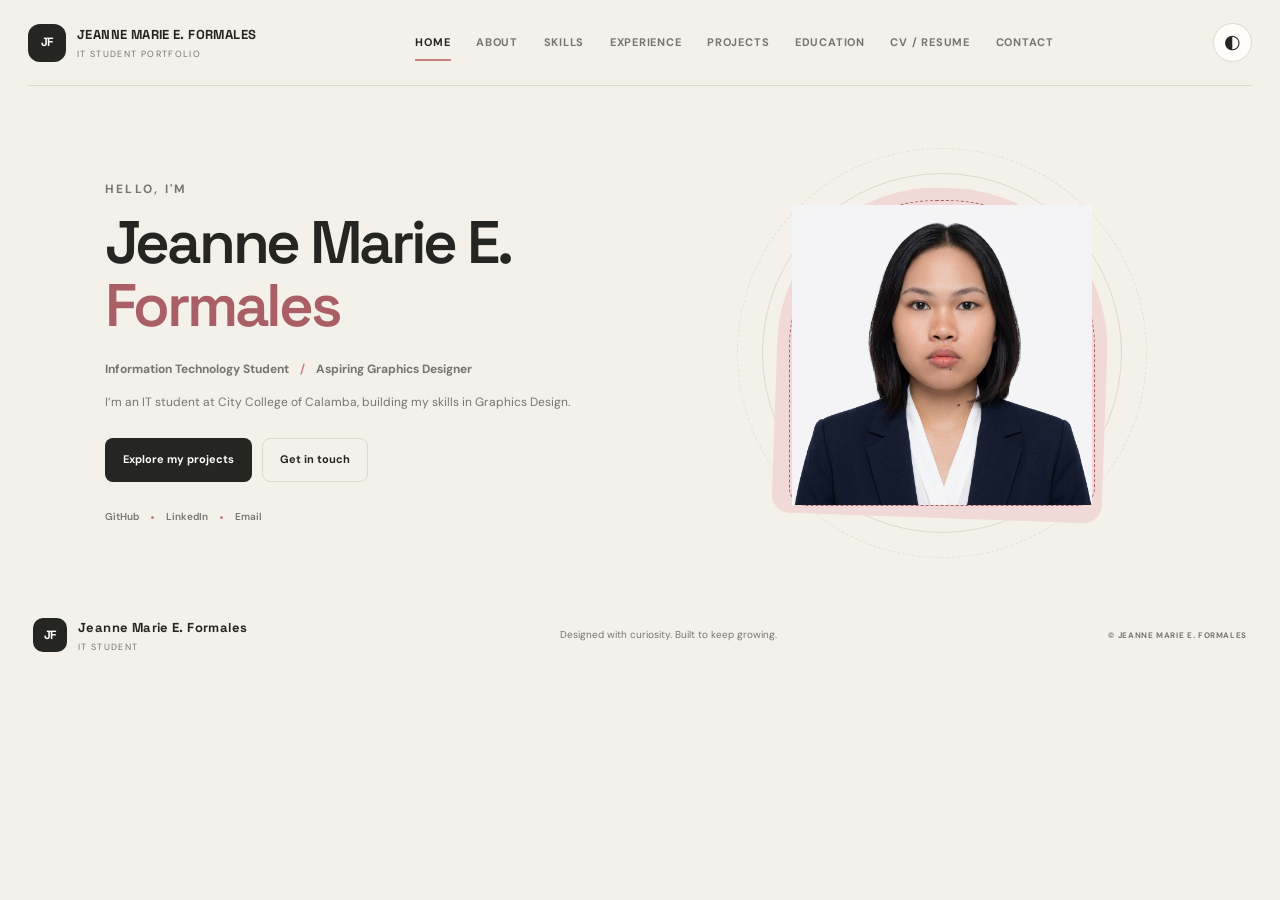
<file: index.html>
<!DOCTYPE html><html lang="en"><head><meta charset="UTF-8">
<meta name="viewport" content="width=device-width, initial-scale=1">
<meta name="description" content="Home — Jeanne Marie E. Formales, IT student portfolio.">
<meta name="author" content="Jeanne Marie E. Formales">
<meta property="og:title" content="Home | Jeanne Marie E. Formales">
<meta property="og:description" content="A personal introduction and starting point.">
<title>Home | Jeanne Marie E. Formales</title>
<link rel="preconnect" href="https://fonts.googleapis.com">
<link rel="preconnect" href="https://fonts.gstatic.com" crossorigin>
<link href="https://fonts.googleapis.com/css2?family=DM+Sans:wght@400;500;600;700&family=Space+Grotesk:wght@400;500;600;700&display=swap" rel="stylesheet">
<link rel="stylesheet" href="styles.css"><script src="script.js" defer></script></head><body><div class="site-shell"><header class="topbar"><a class="brand" href="index.html"><span class="brand-mark">JF</span><span>JEANNE MARIE E. FORMALES<span class="brand-sub">IT STUDENT PORTFOLIO</span></span></a><button class="menu-toggle" id="menuToggle" aria-label="Toggle navigation" aria-expanded="false">☰</button><nav class="main-nav" id="mainNav" aria-label="Main navigation"><a href="index.html" class="active">Home</a><a href="about.html" class="">About</a><a href="skills.html" class="">Skills</a><a href="experience.html" class="">Experience</a><a href="projects.html" class="">Projects</a><a href="education.html" class="">Education</a><a href="resume.html" class="">CV / Resume</a><a href="contact.html" class="">Contact</a></nav><button class="theme-toggle" id="themeToggle" aria-label="Toggle dark mode">◐</button></header><main><div class="page-intro">

        
        <div class="hero-content">
          <div class="hero-copy">
            <p class="eyebrow">HELLO, I'M</p>
            <h1>Jeanne Marie E.<br><span>Formales</span></h1>
            <p class="hero-role">Information Technology Student <span class="role-divider">/</span> Aspiring Graphics Designer</p>
            <p class="hero-description">I’m an IT student at City College of Calamba, building my skills in Graphics Design.</p>
            <div class="button-row"><a class="button button-primary" href="projects.html">Explore my projects</a><a class="button button-ghost" href="contact.html">Get in touch</a></div>
            <div class="social-row"><a href="https://github.com/jmform22" target="_blank" rel="noreferrer">GitHub</a><span></span><a href="https://www.linkedin.com/in/jeanne-marie-formales-122176320" target="_blank" rel="noreferrer">LinkedIn</a><span></span><a href="mailto:jeannemarieformales6@gmail.com">Email</a></div>
          </div>
          <div class="hero-visual">
            <div class="portrait-frame">
              <div class="portrait-placeholder"><div class="portrait-circle"></div><span><img src="media/jm2x2.jpg" width="300" height="300"></span></div>
            </div>
            <div class="hero-orbit orbit-one"></div><div class="hero-orbit orbit-two"></div>
          </div>
        </div>
      </section></div></main><footer class="footer"><a class="footer-brand" href="index.html"><span class="brand-mark">JF</span><span>Jeanne Marie E. Formales<small>IT STUDENT</small></span></a><p>Designed with curiosity. Built to keep growing.</p><div class="footer-links"><a href="contact.html"></a><span>© <span id="year"></span> JEANNE MARIE E. FORMALES</span></div></footer></div></body></html>
</file>
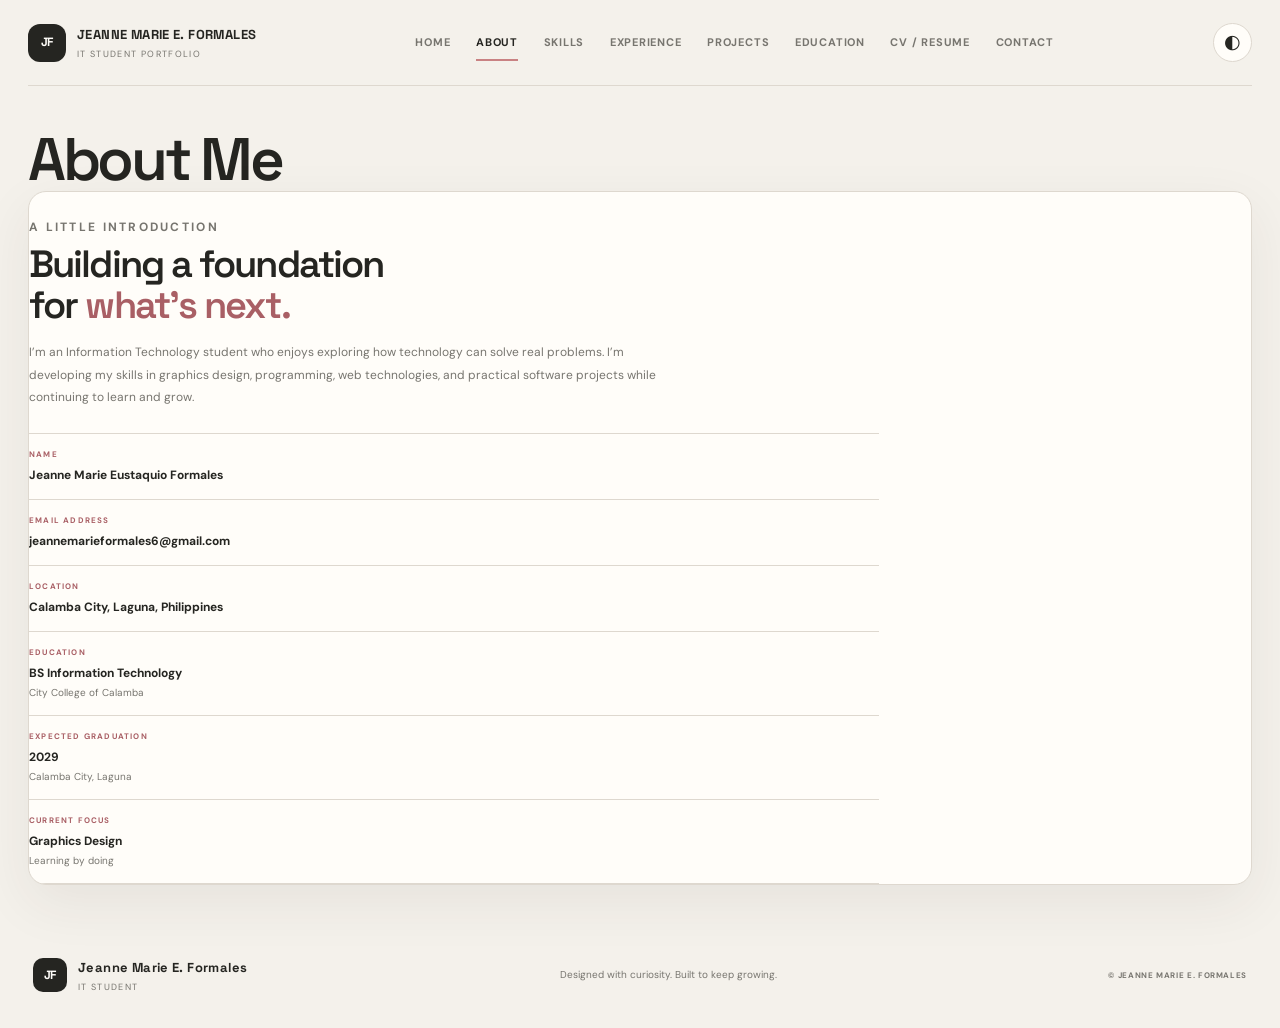
<file: about.html>
<!DOCTYPE html><html lang="en"><head><meta charset="UTF-8">
  <meta name="viewport" content="width=device-width, initial-scale=1">
  <meta name="description" content="About Me — Jeanne Marie E. Formales, IT student portfolio.">
  <meta name="author" content="Jeanne Marie E. Formales"><meta property="og:title" content="About Me | Jeanne Marie E. Formales">
  <meta property="og:description" content="My background, education, interests, and goals.">
  <title>About Me | Jeanne Marie E. Formales</title><link rel="preconnect" href="https://fonts.googleapis.com">
  <link rel="preconnect" href="https://fonts.gstatic.com" crossorigin>
  <link href="https://fonts.googleapis.com/css2?family=DM+Sans:wght@400;500;600;700&family=Space+Grotesk:wght@400;500;600;700&display=swap" rel="stylesheet">
  <link rel="stylesheet" href="styles.css"><script src="script.js" defer></script></head><body><div class="site-shell"><header class="topbar"><a class="brand" href="index.html">
    <span class="brand-mark">JF</span><span>JEANNE MARIE E. FORMALES<span class="brand-sub">IT STUDENT PORTFOLIO</span></span></a>
    <button class="menu-toggle" id="menuToggle" aria-label="Toggle navigation" aria-expanded="false">☰</button><nav class="main-nav" id="mainNav" aria-label="Main navigation">
    <a href="index.html" class="">Home</a><a href="about.html" class="active">About</a><a href="skills.html" class="">Skills</a><a href="experience.html" class="">Experience</a><a href="projects.html" class="">Projects</a><a href="education.html" class="">Education</a><a href="resume.html" class="">CV / Resume</a><a href="contact.html" class="">Contact</a></nav><button class="theme-toggle" id="themeToggle" aria-label="Toggle dark mode">◐</button></header><main>
       
      <div class="page-intro"><h1>About Me</h1><div class="single-panel"><section class="panel about-panel" id="about">

          <br>
          <div class="section-heading"><p class="eyebrow">A LITTLE INTRODUCTION</p><h2>Building a foundation<br>for <em>what's next.</em></h2></div>
          <p class="body-copy">I’m an Information Technology student who enjoys exploring how technology can solve real problems. I’m developing my skills in graphics design, programming, web technologies, and practical software projects while continuing to learn and grow.</p>
          <div class="about-facts">
            <div><span class="fact-label">NAME</span><strong>Jeanne Marie Eustaquio Formales</strong></div>
            <div><span class="fact-label">EMAIL ADDRESS</span><strong>jeannemarieformales6@gmail.com</strong></div>
            <div><span class="fact-label">LOCATION</span><strong>Calamba City, Laguna, Philippines</strong></div>
            <div><span class="fact-label">EDUCATION</span><strong>BS Information Technology</strong><small>City College of Calamba</small></div>
            <div><span class="fact-label">EXPECTED GRADUATION</span><strong>2029</strong><small>Calamba City, Laguna</small></div>
            <div><span class="fact-label">CURRENT FOCUS</span><strong>Graphics Design</strong><small>Learning by doing</small></div>
          </div>

        
         
        </section></div></main><footer class="footer"><a class="footer-brand" href="index.html"><span class="brand-mark">JF</span><span>Jeanne Marie E. Formales<small>IT STUDENT</small></span></a><p>Designed with curiosity. Built to keep growing.</p><div class="footer-links"><a href="contact.html"></a><span>© <span id="year"></span> JEANNE MARIE E. FORMALES</span></div></footer></div></body></html>
</file>
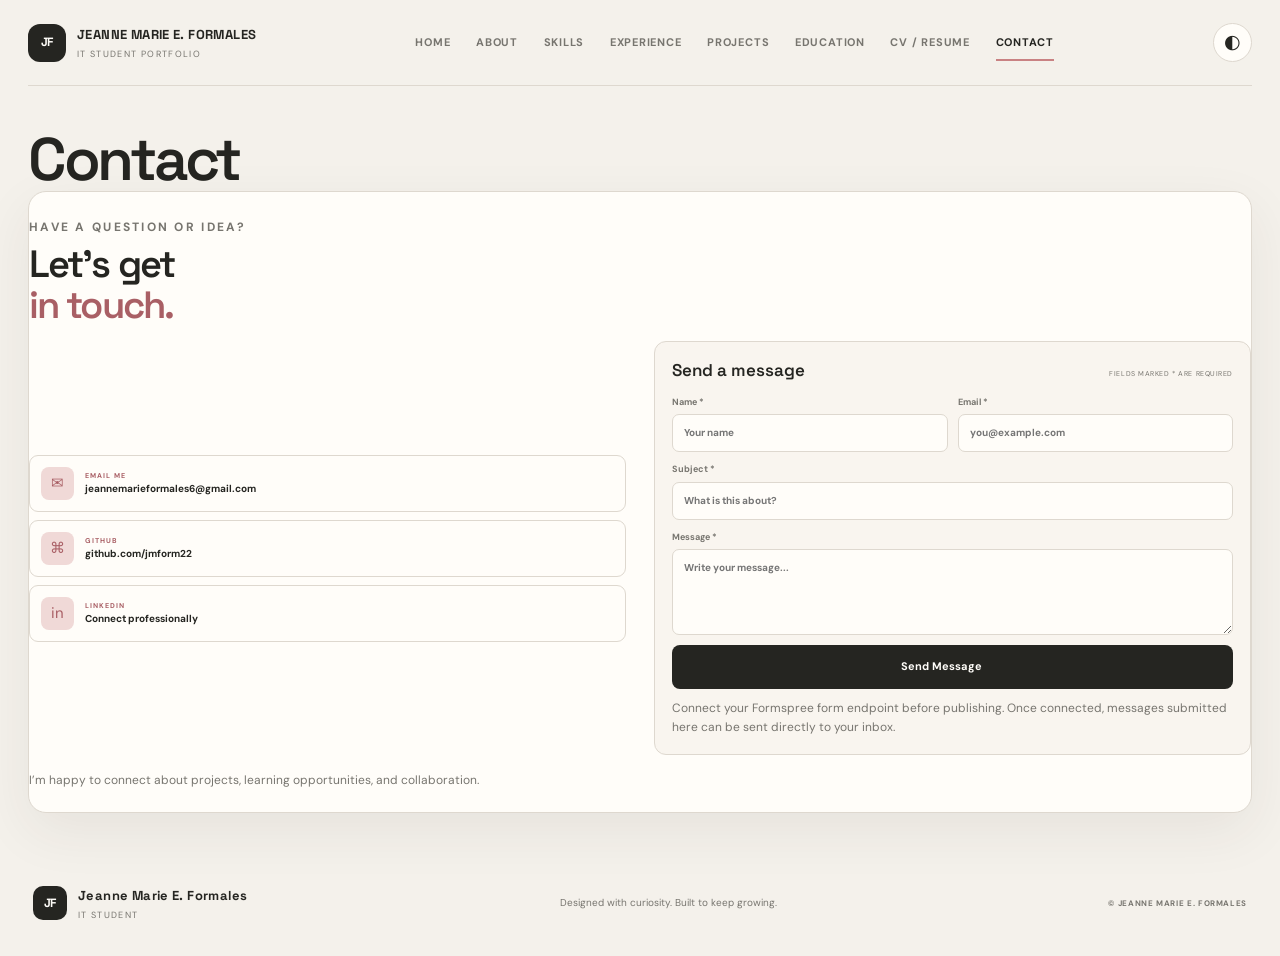
<file: contact.html>
<!DOCTYPE html><html lang="en"><head><meta charset="UTF-8"><meta name="viewport" content="width=device-width, initial-scale=1"><meta name="description" content="Contact — Jeanne Marie E. Formales, IT student portfolio."><meta name="author" content="Jeanne Marie E. Formales"><meta property="og:title" content="Contact | Jeanne Marie E. Formales"><meta property="og:description" content="Questions, project ideas, and opportunities are welcome."><title>Contact | Jeanne Marie E. Formales</title><link rel="preconnect" href="https://fonts.googleapis.com"><link rel="preconnect" href="https://fonts.gstatic.com" crossorigin><link href="https://fonts.googleapis.com/css2?family=DM+Sans:wght@400;500;600;700&family=Space+Grotesk:wght@400;500;600;700&display=swap" rel="stylesheet"><link rel="stylesheet" href="styles.css"><script src="script.js" defer></script></head>
<body><div class="site-shell"><header class="topbar"><a class="brand" href="index.html"><span class="brand-mark">JF</span><span>JEANNE MARIE E. FORMALES<span class="brand-sub">IT STUDENT PORTFOLIO</span></span></a><button class="menu-toggle" id="menuToggle" aria-label="Toggle navigation" aria-expanded="false">☰</button><nav class="main-nav" id="mainNav" aria-label="Main navigation"><a href="index.html" class="">Home</a><a href="about.html" class="">About</a><a href="skills.html" class="">Skills</a><a href="experience.html" class="">Experience</a><a href="projects.html" class="">Projects</a><a href="education.html" class="">Education</a><a href="resume.html" class="">CV / Resume</a><a href="contact.html" class="active">Contact</a></nav><button class="theme-toggle" id="themeToggle" aria-label="Toggle dark mode">◐</button></header>
  <main><div class="page-intro"><h1>Contact</h1><div class="single-panel"><section class="panel contact-panel" id="contact">
    
          <br>
          <div class="section-heading"><p class="eyebrow">HAVE A QUESTION OR IDEA?</p><h2>Let's get<br><em>in touch.</em></h2></div>
          <p class="body-copy">I’m happy to connect about projects, learning opportunities, and collaboration.</p>
          <div class="contact-links">
            <a href="mailto:jeannemarieformales6@gmail.com"><span class="contact-icon">✉</span><span><small>EMAIL ME</small><strong>jeannemarieformales6@gmail.com</strong></span><span class="external-arrow"></span></a>
            <a href="https://github.com/jmform22" target="_blank" rel="noreferrer"><span class="contact-icon">⌘</span><span><small>GITHUB</small><strong>github.com/jmform22</strong></span><span class="external-arrow"></span></a>
            <a href="https://www.linkedin.com/in/jeanne-marie-formales-122176320" target="_blank" rel="noreferrer"><span class="contact-icon">in</span><span><small>LINKEDIN</small><strong>Connect professionally</strong></span><span class="external-arrow"></span></a>
          </div>
          <form class="contact-form" id="contactForm" action="https://formspree.io/f/mjyyeldb" method="POST">
            <input type="text" name="_gotcha" tabindex="-1" autocomplete="off" aria-hidden="true" style="position:absolute;left:-5000px;">
            <div class="form-heading"><strong>Send a message</strong><span>FIELDS MARKED * ARE REQUIRED</span></div>
            <div class="form-row"><label>Name *<input type="text" id="senderName" name="name" placeholder="Your name" required></label><label>Email *<input type="email" id="senderEmail" name="email" placeholder="you@example.com" required></label></div>
            <label>Subject *<input type="text" id="senderSubject" name="subject" placeholder="What is this about?" required></label>
            <label>Message *<textarea id="senderMessage" name="message" rows="4" placeholder="Write your message..." required></textarea></label>
            <button class="button button-primary submit-button" type="submit">Send Message <span></span></button>
            <p class="form-feedback" id="formFeedback" role="status">Connect your Formspree form endpoint before publishing. Once connected, messages submitted here can be sent directly to your inbox.</p>
          </form>
        </section></div></main><footer class="footer"><a class="footer-brand" href="index.html"><span class="brand-mark">JF</span><span>Jeanne Marie E. Formales<small>IT STUDENT</small></span></a><p>Designed with curiosity. Built to keep growing.</p><div class="footer-links"><a href="contact.html"></a><span>© <span id="year"></span> JEANNE MARIE E. FORMALES</span></div></footer></div></body></html>
</file>
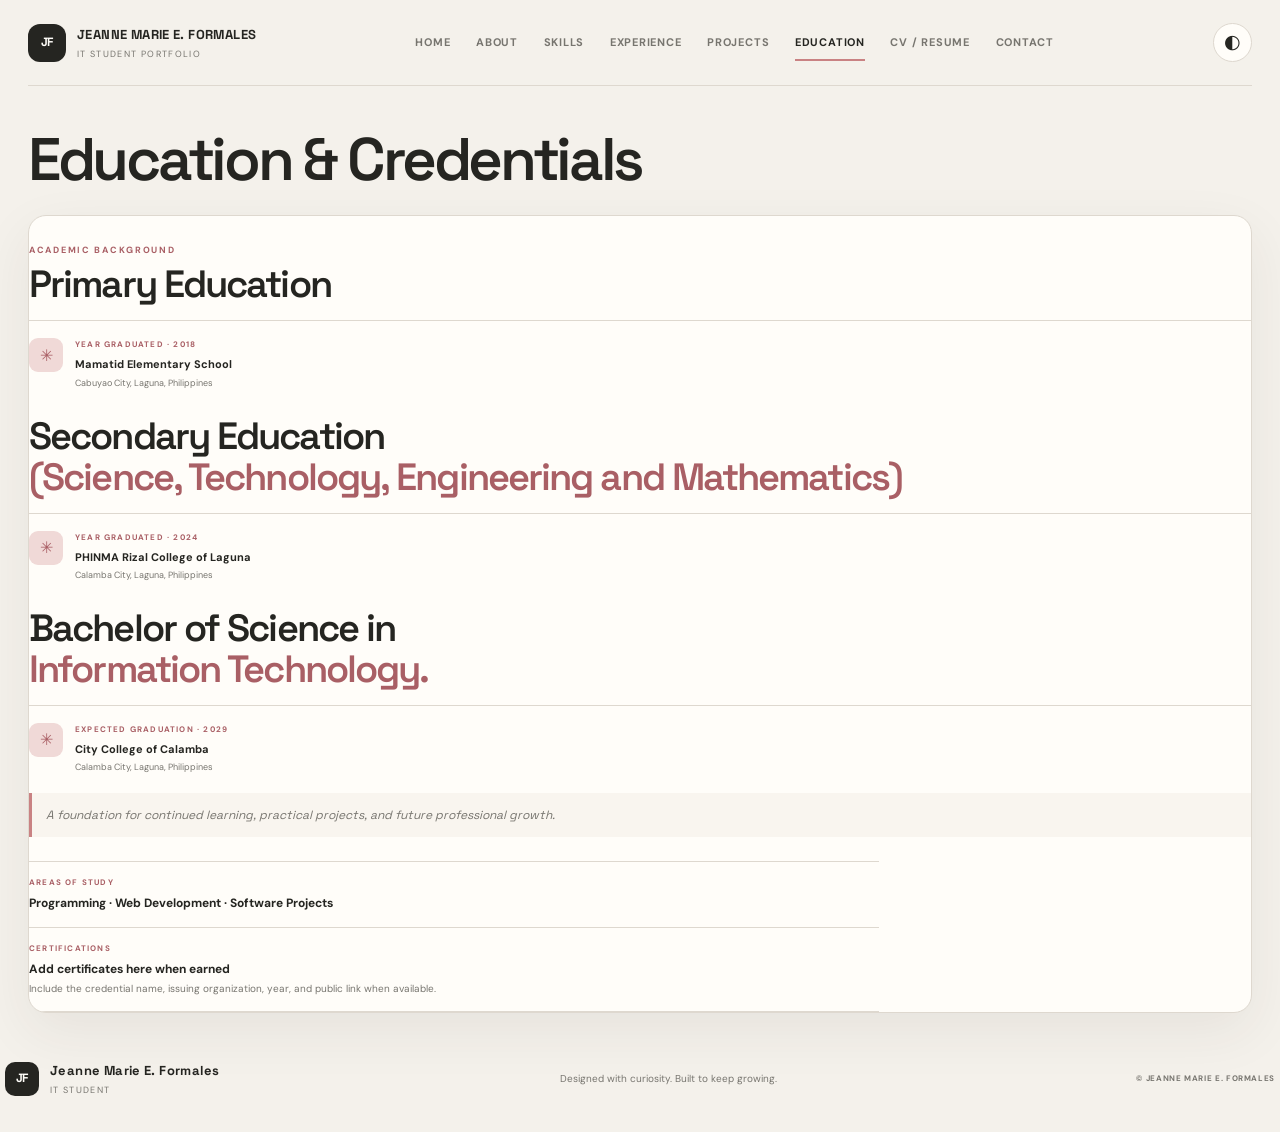
<file: education.html>
<!DOCTYPE html><html lang="en"><head><meta charset="UTF-8"><meta name="viewport" content="width=device-width, initial-scale=1">
<meta name="description" content="Education & Credentials — Jeanne Marie E. Formales, IT student portfolio.">
<meta name="author" content="Jeanne Marie E. Formales"><meta property="og:title" content="Education & Credentials | Jeanne Marie E. Formales">
<meta property="og:description" content="My academic background and future credentials."><title>Education & Credentials | Jeanne Marie E. Formales</title><link rel="preconnect" href="https://fonts.googleapis.com"><link rel="preconnect" href="https://fonts.gstatic.com" crossorigin><link href="https://fonts.googleapis.com/css2?family=DM+Sans:wght@400;500;600;700&family=Space+Grotesk:wght@400;500;600;700&display=swap" rel="stylesheet"><link rel="stylesheet" href="styles.css">
<script src="script.js" defer></script></head><body><div class="site-shell"><header class="topbar"><a class="brand" href="index.html"><span class="brand-mark">JF</span><span>JEANNE MARIE E. FORMALES<span class="brand-sub">IT STUDENT PORTFOLIO</span></span></a><button class="menu-toggle" id="menuToggle" aria-label="Toggle navigation" aria-expanded="false">☰</button><nav class="main-nav" id="mainNav" aria-label="Main navigation">
<a href="index.html" class="">Home</a><a href="about.html" class="">About</a><a href="skills.html" class="">Skills</a><a href="experience.html" class="">Experience</a><a href="projects.html" class="">Projects</a><a href="education.html" class="active">Education</a><a href="resume.html" class="">CV / Resume</a><a href="contact.html" class="">Contact</a></nav><button class="theme-toggle" id="themeToggle" aria-label="Toggle dark mode">◐</button></header><main>
    
    <div class="page-intro"><h1>Education & Credentials</h1></div>
    <div class="single-panel"><section class="panel education-panel"><div class="section-top"><span class="section-index"></span>
    </div><div class="section-heading"><p class="eyebrow">ACADEMIC BACKGROUND</p><h2>Primary Education<br></h2></div><div class="education-block"><div class="education-icon">✳</div><div><span class="fact-label">YEAR GRADUATED · 2018</span><strong>Mamatid Elementary School</strong><small>Cabuyao City, Laguna, Philippines</small></div></div>
    <div class="section-heading"><br><h2>Secondary Education<br><em>(Science, Technology, Engineering and Mathematics)</em></h2></div><div class="education-block"><div class="education-icon">✳</div><div><span class="fact-label">YEAR GRADUATED · 2024</span><strong>PHINMA Rizal College of Laguna</strong><small>Calamba City, Laguna, Philippines</small></div></div>
    <div class="section-heading"><br><h2>Bachelor of Science in<br><em>Information Technology.</em></h2></div><div class="education-block"><div class="education-icon">✳</div><div><span class="fact-label">EXPECTED GRADUATION · 2029</span><strong>City College of Calamba</strong><small>Calamba City, Laguna, Philippines</small></div></div>
    <div class="quote-strip">A foundation for continued learning, practical projects, and future professional growth.</div><div class="about-facts"><div><span class="fact-label">AREAS OF STUDY</span><strong>Programming · Web Development · Software Projects</strong></div><div><span class="fact-label">CERTIFICATIONS</span><strong>Add certificates here when earned</strong><small>Include the credential name, issuing organization, year, and public link when available.</small></div></div></section></div></main>
    
        
        </section></div></main><footer class="footer"><a class="footer-brand" href="index.html"><span class="brand-mark">JF</span><span>Jeanne Marie E. Formales<small>IT STUDENT</small></span></a><p>Designed with curiosity. Built to keep growing.</p><div class="footer-links"><a href="contact.html"></a><span>© <span id="year"></span> JEANNE MARIE E. FORMALES</span></div></footer></div></body></html>
</file>
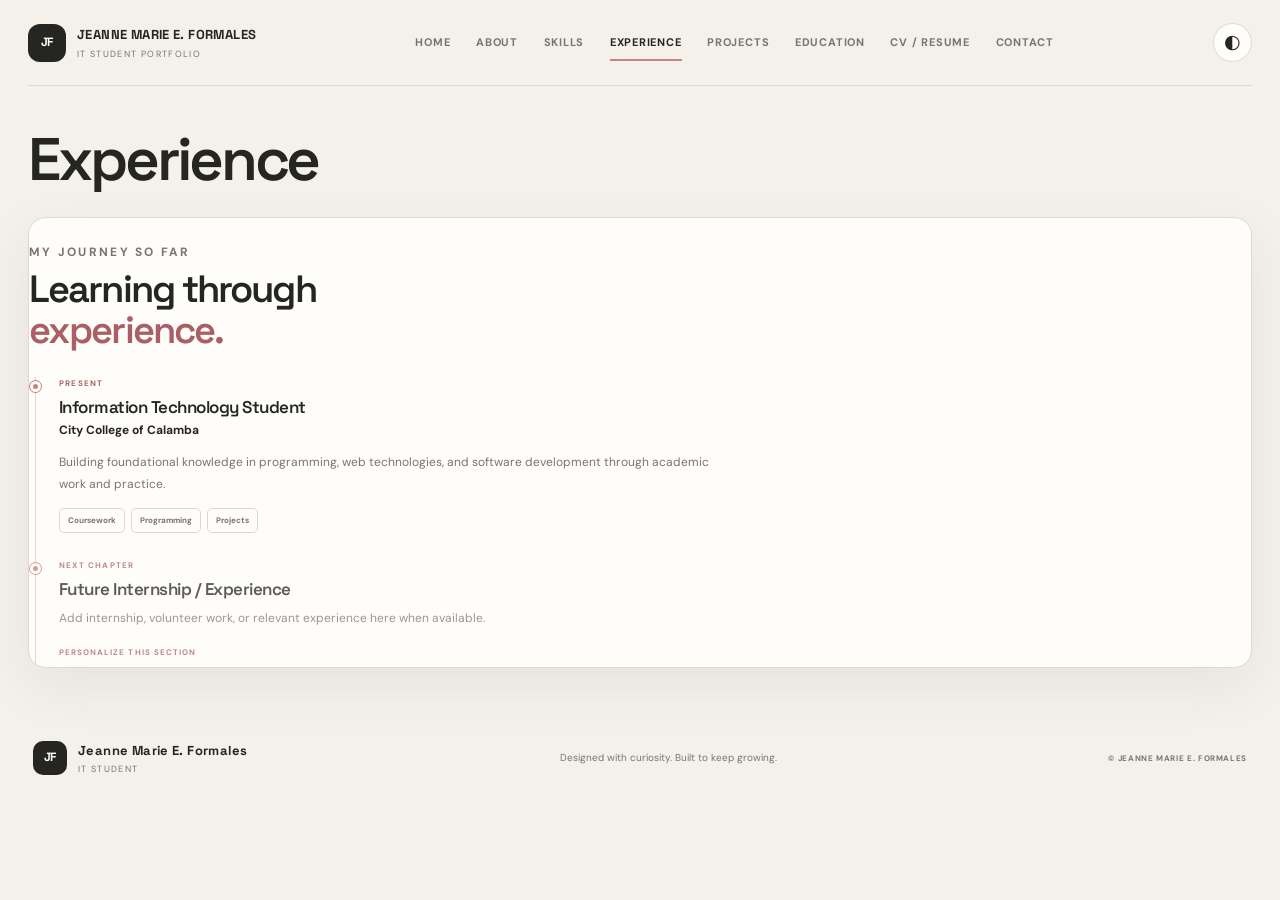
<file: experience.html>
<!DOCTYPE html><html lang="en"><head><meta charset="UTF-8"><meta name="viewport" content="width=device-width, initial-scale=1"><meta name="description" content="Experience — Jeanne Marie E. Formales, IT student portfolio.">
  <meta name="author" content="Jeanne Marie E. Formales"><meta property="og:title" content="Experience | Jeanne Marie E. Formales">
  <meta property="og:description" content="My learning journey and relevant experience."><title>Experience | Jeanne Marie E. Formales</title>
  <link rel="preconnect" href="https://fonts.googleapis.com"><link rel="preconnect" href="https://fonts.gstatic.com" crossorigin><link href="https://fonts.googleapis.com/css2?family=DM+Sans:wght@400;500;600;700&family=Space+Grotesk:wght@400;500;600;700&display=swap" rel="stylesheet">
  <link rel="stylesheet" href="styles.css"><script src="script.js" defer></script></head><body>
  <div class="site-shell"><header class="topbar"><a class="brand" href="index.html"><span class="brand-mark">JF</span><span>JEANNE MARIE E. FORMALES<span class="brand-sub">IT STUDENT PORTFOLIO</span></span></a><button class="menu-toggle" id="menuToggle" aria-label="Toggle navigation" aria-expanded="false">☰</button><nav class="main-nav" id="mainNav" aria-label="Main navigation"><a href="index.html" class="">Home</a><a href="about.html" class="">About</a><a href="skills.html" class="">Skills</a><a href="experience.html" class="active">Experience</a><a href="projects.html" class="">Projects</a><a href="education.html" class="">Education</a><a href="resume.html" class="">CV / Resume</a><a href="contact.html" class="">Contact</a></nav><button class="theme-toggle" id="themeToggle" aria-label="Toggle dark mode">◐</button></header><main>
    
    <div class="page-intro"><h1>Experience</h1><br><div class="single-panel"><section class="panel experience-panel" id="experience">

          <br>
          <div class="section-heading"><p class="eyebrow">MY JOURNEY SO FAR</p><h2>Learning through<br><em>experience.</em></h2></div>
          <div class="timeline">
            <div class="timeline-item"><span class="timeline-dot"></span><div class="timeline-date">PRESENT</div><h3>Information Technology Student</h3><p class="timeline-org">City College of Calamba</p><p>Building foundational knowledge in programming, web technologies, and software development through academic work and practice.</p><div class="tag-row"><span>Coursework</span><span>Programming</span><span>Projects</span></div></div>
            <div class="timeline-item muted-timeline"><span class="timeline-dot"></span><div class="timeline-date">NEXT CHAPTER</div><h3>Future Internship / Experience</h3><p>Add internship, volunteer work, or relevant experience here when available.</p><span class="edit-hint">PERSONALIZE THIS SECTION</span></div>
          </div>
        </section></div></main><footer class="footer"><a class="footer-brand" href="index.html"><span class="brand-mark">JF</span><span>Jeanne Marie E. Formales<small>IT STUDENT</small></span></a><p>Designed with curiosity. Built to keep growing.</p><div class="footer-links"><a href="contact.html"></a><span>© <span id="year"></span> JEANNE MARIE E. FORMALES</span></div></footer></div></body></html>
</file>
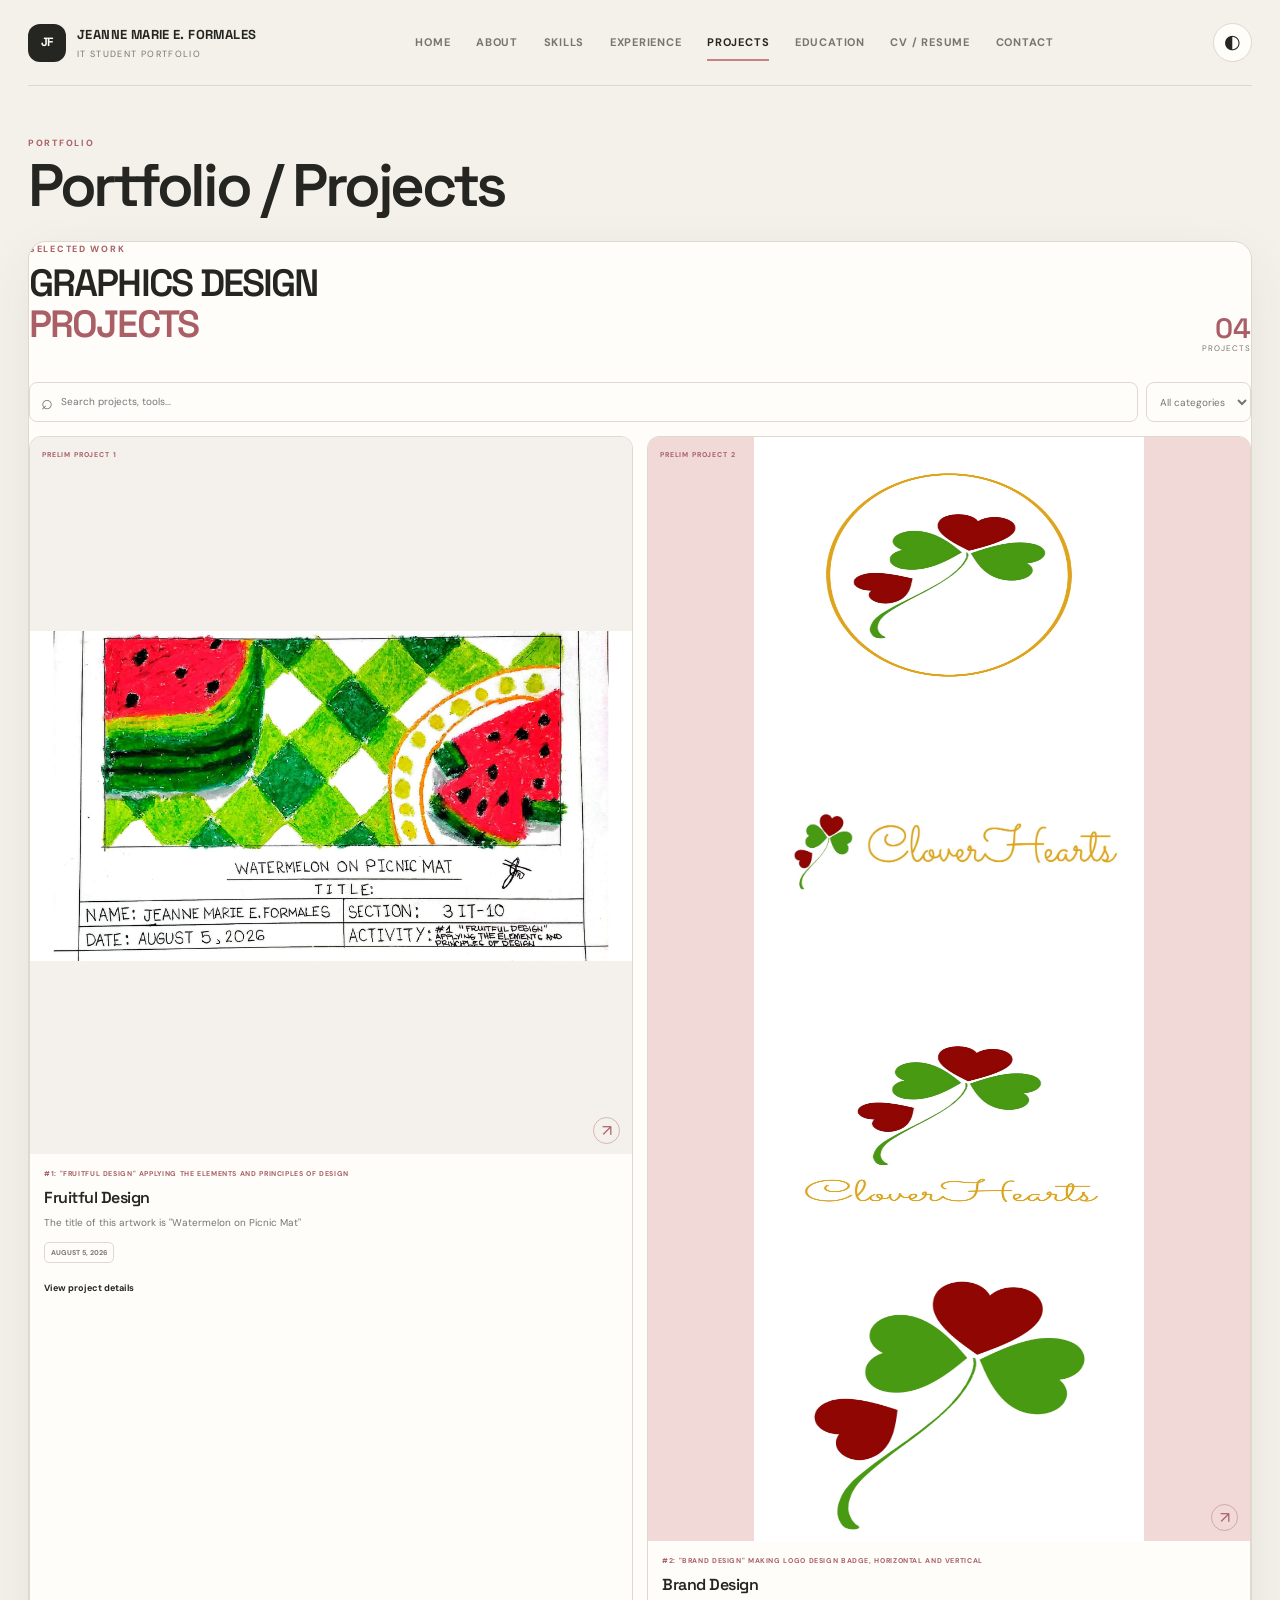
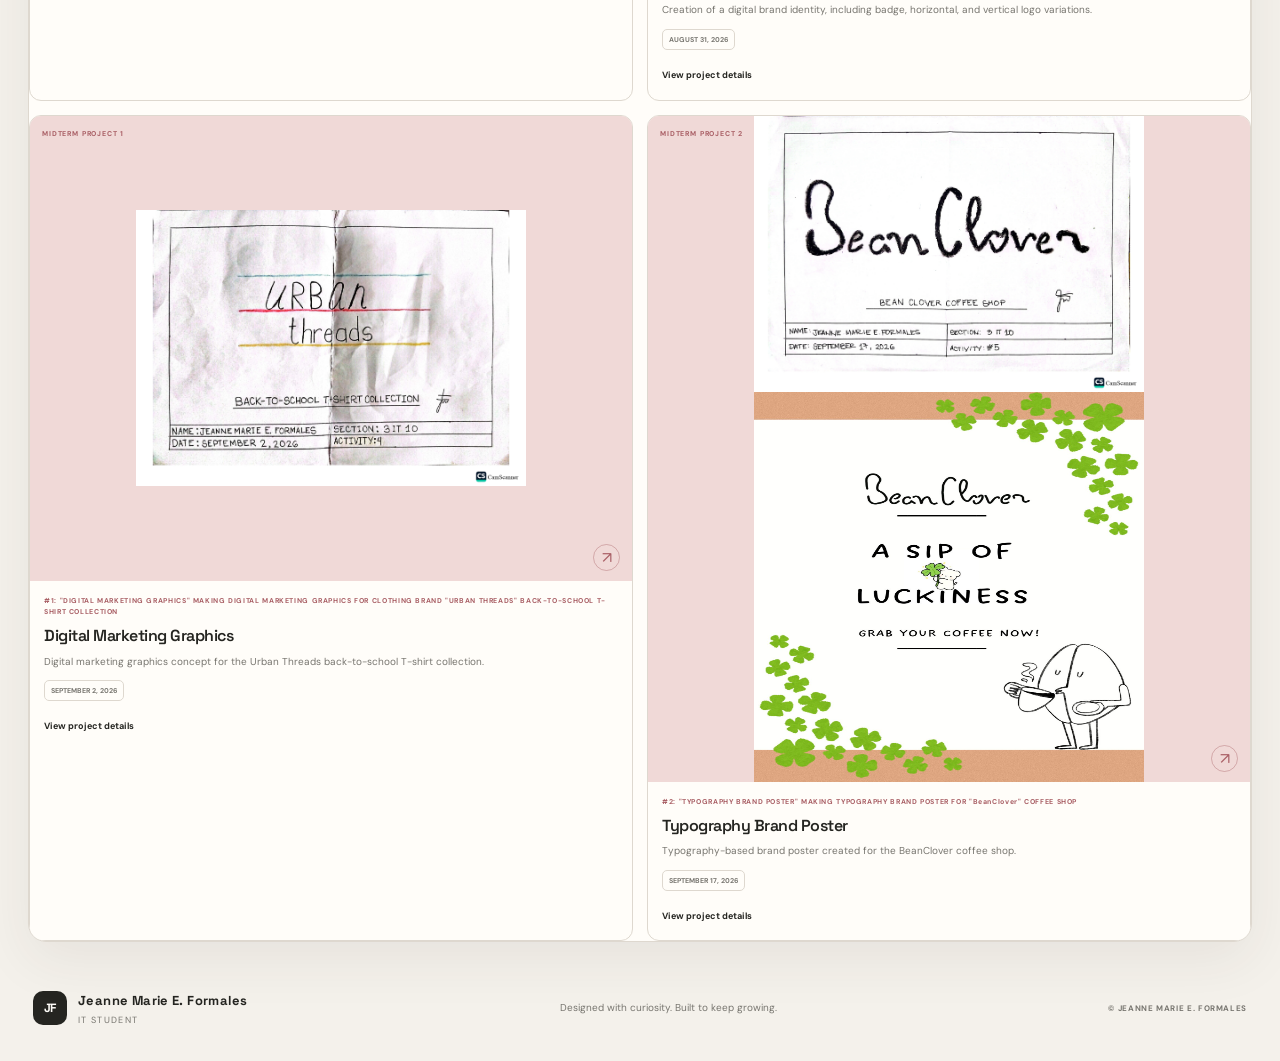
<file: projects.html>
<!DOCTYPE html><html lang="en"><head><meta charset="UTF-8"><meta name="viewport" content="width=device-width, initial-scale=1">
  <meta name="description" content="Portfolio / Projects — Jeanne Marie E. Formales, IT student portfolio.">
  <meta name="author" content="Jeanne Marie E. Formales"><meta property="og:title" content="Portfolio / Projects | Jeanne Marie E. Formales">
  <meta property="og:description" content="Explore project concepts and work samples."><title>Portfolio / Projects | Jeanne Marie E. Formales</title>
  <link rel="preconnect" href="https://fonts.googleapis.com"><link rel="preconnect" href="https://fonts.gstatic.com" crossorigin><link href="https://fonts.googleapis.com/css2?family=DM+Sans:wght@400;500;600;700&family=Space+Grotesk:wght@400;500;600;700&display=swap" rel="stylesheet">
  <link rel="stylesheet" href="styles.css"><script src="script.js" defer></script>
<style>
  /* Ensure filtered cards stay hidden even when styles.css assigns display:grid/flex. */
  #projectList > .project-card[hidden] {
    display: none !important;
  }
</style>

</head><body><div class="site-shell"><header class="topbar"><a class="brand" href="index.html"><span class="brand-mark">JF</span><span>JEANNE MARIE E. FORMALES<span class="brand-sub">IT STUDENT PORTFOLIO</span></span></a><button class="menu-toggle" id="menuToggle" aria-label="Toggle navigation" aria-expanded="false">☰</button><nav class="main-nav" id="mainNav" aria-label="Main navigation"><a href="index.html" class="">Home</a><a href="about.html" class="">About</a><a href="skills.html" class="">Skills</a><a href="experience.html" class="">Experience</a><a href="projects.html" class="active">Projects</a><a href="education.html" class="">Education</a><a href="resume.html" class="">CV / Resume</a><a href="contact.html" class="">Contact</a></nav><button class="theme-toggle" id="themeToggle" aria-label="Toggle dark mode">◐</button></header><main>
  <div class="page-intro">
    <span class="eyebrow">PORTFOLIO</span>
    <h1>Portfolio / Projects</h1>
  </div>

  <div class="single-panel">
    <section class="panel projects-panel" id="projects">
      <div class="projects-heading">
        <div class="section-heading">
          <p class="eyebrow">SELECTED WORK</p>
          <h2>GRAPHICS DESIGN<br><em>PROJECTS</em></h2>
        </div>
        <span class="project-count">
          <strong id="projectCount">04</strong>
          <small>PROJECTS</small>
        </span>
      </div>

      <div class="project-tools">
        <label class="search-box">
          <span>⌕</span>
          <input type="search" id="projectSearch" placeholder="Search projects, tools..." aria-label="Search projects">
        </label>
        <label class="sr-only" for="categoryFilter">Filter projects by category</label>
        <select id="categoryFilter" aria-label="Filter projects by category">
          <option value="all">All categories</option>
          <option value="prelim">PRELIM</option>
          <option value="midterms">MIDTERMS</option>
          <option value="finals">FINALS</option>
        </select>
      </div>

      <div class="project-list" id="projectList">
        <article class="project-card" data-category="prelim" data-search="fruitful design watermelon picnic mat drawing oil pastel elements principles">
          <div class="project-art fruitful-project-art">
            <span class="art-label">PRELIM PROJECT 1</span>
            <img src="fruitful-design.jpg" width="390" height="276" alt="Fruitful Design — Watermelon on Picnic Mat artwork preview" loading="lazy">
            <span class="art-corner">↗</span>
          </div>
          <div class="project-info">
            <div class="project-meta"><span>#1: "FRUITFUL DESIGN" APPLYING THE ELEMENTS AND PRINCIPLES OF DESIGN</span></div>
            <h3>Fruitful Design</h3>
            <p>The title of this artwork is "Watermelon on Picnic Mat"</p>
            <div class="tag-row"><span>AUGUST 5, 2026</span></div>
            <button class="text-link project-details fruitful-view-details" type="button" data-fruitful-details="true" data-title="Fruitful Design" data-description="Watermelon on Picnic Mat — applying the elements and principles of design." data-tech="Drawing · Oil Pastel">View project details <span></span></button>
          </div>
        </article>

        <article class="project-card" data-category="prelim" data-search="brand design logo badge horizontal vertical gimp graphics design">
          <div class="project-art brand-project-art">
            <span class="art-label">PRELIM PROJECT 2</span>
            <img src="logo design badge.jpg" width="390" height="276" alt="Brand Design logo badge" loading="lazy">
            <img src="logo design horizontal.jpg" width="390" height="276" alt="Brand Design horizontal logo" loading="lazy">
            <img src="logo design vertical.jpg" width="390" height="276" alt="Brand Design vertical logo" loading="lazy">
            <img src="logo design.jpg" width="390" height="276" alt="Brand Design logo artwork" loading="lazy">
            <span class="art-corner">↗</span>
          </div>
          <div class="project-info">
            <div class="project-meta"><span>#2: "BRAND DESIGN" MAKING LOGO DESIGN BADGE, HORIZONTAL AND VERTICAL</span></div>
            <h3>Brand Design</h3>
            <p>Creation of a digital brand identity, including badge, horizontal, and vertical logo variations.</p>
            <div class="tag-row"><span>AUGUST 31, 2026</span></div>
            <button class="text-link project-details" type="button" data-title="Brand Design" data-description="Creation of a digital brand identity, including badge, horizontal, and vertical logo variations." data-tech="Graphics Design · GIMP">View project details <span></span></button>
          </div>
        </article>

        <article class="project-card" data-category="midterms" data-search="digital marketing graphics urban threads clothing brand back to school t-shirt collection logo design sketch">
          <div class="project-art digimarket-project-art">
            <span class="art-label">MIDTERM PROJECT 1</span>
            <img src="Formales_Option2_LogoDesignSketch_page-0001.jpg" width="390" height="276" alt="Digital Marketing Graphics project sketch for Urban Threads" loading="lazy">
            <span class="art-corner">↗</span>
          </div>
          <div class="project-info">
            <div class="project-meta"><span>#1: "DIGITAL MARKETING GRAPHICS" MAKING DIGITAL MARKETING GRAPHICS FOR CLOTHING BRAND "URBAN THREADS" BACK-TO-SCHOOL T-SHIRT COLLECTION</span></div>
            <h3>Digital Marketing Graphics</h3>
            <p>Digital marketing graphics concept for the Urban Threads back-to-school T-shirt collection.</p>
            <div class="tag-row"><span>SEPTEMBER 2, 2026</span></div>
            <button class="text-link project-details" type="button" data-title="Digital Marketing Graphics" data-description="Digital marketing graphics concept for the Urban Threads back-to-school T-shirt collection." data-tech="Graphic Design · Digital Marketing">View project details <span></span></button>
          </div>
        </article>

        <article class="project-card" data-category="midterms" data-search="typography brand poster beanc lover beanclover coffee shop sketch gimp">
          <div class="project-art typograph-project-art">
            <span class="art-label">MIDTERM PROJECT 2</span>
            <img src="Formales_ TypographyBrandPosterSketch_page-0001.jpg" width="390" height="276" alt="Typography Brand Poster sketch" loading="lazy">
            <img src="Formales_TypographyBrandPoster.jpg" width="390" height="390" alt="Typography Brand Poster final design for BeanClover coffee shop" loading="lazy">
            <span class="art-corner">↗</span>
          </div>
          <div class="project-info">
            <div class="project-meta"><span>#2: "TYPOGRAPHY BRAND POSTER" MAKING TYPOGRAPHY BRAND POSTER FOR "BeanClover" COFFEE SHOP</span></div>
            <h3>Typography Brand Poster</h3>
            <p>Typography-based brand poster created for the BeanClover coffee shop.</p>
            <div class="tag-row"><span>SEPTEMBER 17, 2026</span></div>
            <button class="text-link project-details" type="button" data-title="Typography Brand Poster" data-description="Typography-based brand poster created for the BeanClover coffee shop." data-tech="Typography · Graphic Design">View project details <span></span></button>
          </div>
        </article>
      </div>

      <div class="no-results" id="noResults" hidden>No projects match your search. Try another keyword or category.</div>
    </section>
  </div>
</main><footer class="footer"><a class="footer-brand" href="index.html"><span class="brand-mark">JF</span><span>Jeanne Marie E. Formales<small>IT STUDENT</small></span></a><p>Designed with curiosity. Built to keep growing.</p><div class="footer-links"><a href="contact.html"></a><span>© <span id="year"></span> JEANNE MARIE E. FORMALES</span></div></footer></div>
<div class="fruitful-modal" id="fruitfulModal" aria-hidden="true" role="dialog" aria-modal="true" aria-labelledby="fruitfulModalTitle">
  <div class="fruitful-modal-backdrop" data-close-fruitful></div>
  <div class="fruitful-modal-panel">
    <div class="fruitful-modal-header">
      <div>
        <p class="eyebrow" id="projectModalCategory">PROJECT DETAILS</p>
        <h2 id="fruitfulModalTitle">Project title</h2>
        <p id="projectModalDescription"></p>
      </div>
      <button class="fruitful-modal-close" type="button" aria-label="Close project details" data-close-fruitful>&times;</button>
    </div>
    <div class="fruitful-full-art-wrap" id="projectModalGallery"></div>
    <div class="fruitful-modal-footer">
      <span id="projectModalTech"></span>
      <a id="projectModalOpenImage" href="#" target="_blank" rel="noopener noreferrer" hidden>Open full-size image ↗</a>
    </div>
  </div>
</div>
<style>
.fruitful-project-art { position:relative; overflow:hidden; background:#f4f0eb; min-height:220px; display:flex; align-items:center; justify-content:center; }
.fruitful-project-art img { display:block; width:100%; height:100%; min-height:220px; max-height:330px; object-fit:cover; object-position:center; }
.fruitful-project-art .art-label { z-index:2; }
.fruitful-modal { position:fixed; inset:0; z-index:9999; display:none; align-items:center; justify-content:center; padding:clamp(12px,3vw,36px); }
.fruitful-modal.is-open { display:flex; }
.fruitful-modal-backdrop { position:absolute; inset:0; background:rgba(20,18,19,.78); backdrop-filter:blur(5px); }
.fruitful-modal-panel { position:relative; z-index:1; width:min(1100px,100%); max-height:92vh; overflow:auto; background:var(--panel, #fff); color:var(--text, #292525); border:1px solid rgba(150,120,130,.25); border-radius:18px; box-shadow:0 24px 80px rgba(0,0,0,.3); padding:clamp(16px,3vw,28px); }
.fruitful-modal-header { display:flex; justify-content:space-between; align-items:flex-start; gap:18px; margin-bottom:18px; }
.fruitful-modal-header h2 { margin:4px 0 6px; }
.fruitful-modal-header p { margin:0; }
.fruitful-modal-close { flex:0 0 auto; border:1px solid rgba(120,100,105,.3); border-radius:50%; width:42px; height:42px; font-size:28px; line-height:1; cursor:pointer; background:transparent; color:inherit; }
.fruitful-full-art-wrap { display:flex; align-items:center; justify-content:center; background:#f1efeb; border-radius:12px; overflow:auto; }
.fruitful-full-art-wrap img { display:block; width:100%; height:auto; max-height:68vh; object-fit:contain; }
.fruitful-modal-footer { display:flex; justify-content:space-between; align-items:center; flex-wrap:wrap; gap:12px; padding-top:14px; font-size:.9rem; }
.fruitful-modal-footer a { color:inherit; text-underline-offset:4px; }
body.fruitful-modal-open { overflow:hidden; }
@media (max-width:600px) { .fruitful-project-art img { min-height:180px; } .fruitful-modal-panel { max-height:95vh; } .fruitful-full-art-wrap img { max-height:62vh; } }

.project-modal-gallery img { max-width:100%; }
#projectModalGallery {
  display:flex;
  flex-wrap:wrap;
  align-items:center;
  justify-content:center;
  gap:14px;
  padding:14px;
  background:#f1efeb;
  border-radius:12px;
}
#projectModalGallery img {
  display:block;
  width:auto;
  max-width:100%;
  max-height:62vh;
  height:auto;
  object-fit:contain;
  border-radius:8px;
}

</style>
<script>
(() => {
  const modal = document.getElementById('fruitfulModal');
  const title = document.getElementById('fruitfulModalTitle');
  const category = document.getElementById('projectModalCategory');
  const description = document.getElementById('projectModalDescription');
  const tech = document.getElementById('projectModalTech');
  const gallery = document.getElementById('projectModalGallery');
  const openImage = document.getElementById('projectModalOpenImage');

  if (!modal) return;

  const openModal = (button) => {
    const card = button.closest('.project-card');
    if (!card) return;

    title.textContent = button.dataset.title || card.querySelector('h3')?.textContent.trim() || 'Project details';
    description.textContent = button.dataset.description || card.querySelector('.project-info p')?.textContent.trim() || '';
    tech.textContent = button.dataset.tech || '';
    category.textContent = card.querySelector('.project-meta')?.textContent.trim() ||
      (card.dataset.category || 'PROJECT').toUpperCase() + ' PROJECT';

    gallery.replaceChildren();
    const images = Array.from(card.querySelectorAll('.project-art img'));
    images.forEach((sourceImage) => {
      const image = document.createElement('img');
      image.src = sourceImage.getAttribute('src');
      image.alt = sourceImage.alt || title.textContent;
      image.loading = 'lazy';
      gallery.appendChild(image);
    });

    if (images.length) {
      openImage.href = images[0].getAttribute('src');
      openImage.hidden = false;
    } else {
      openImage.hidden = true;
      openImage.removeAttribute('href');
    }

    modal.classList.add('is-open');
    modal.setAttribute('aria-hidden', 'false');
    document.body.classList.add('fruitful-modal-open');
    modal.querySelector('.fruitful-modal-close')?.focus();
  };

  const closeModal = () => {
    modal.classList.remove('is-open');
    modal.setAttribute('aria-hidden', 'true');
    document.body.classList.remove('fruitful-modal-open');
  };

  document.addEventListener('click', (event) => {
    const trigger = event.target.closest('.project-details');
    if (trigger) {
      event.preventDefault();
      openModal(trigger);
      return;
    }
    if (event.target.closest('[data-close-fruitful]')) closeModal();
  });

  document.addEventListener('keydown', (event) => {
    if (event.key === 'Escape' && modal.classList.contains('is-open')) closeModal();
  });
})();
</script>

<style>
  .sr-only {
    position: absolute;
    width: 1px;
    height: 1px;
    padding: 0;
    margin: -1px;
    overflow: hidden;
    clip: rect(0, 0, 0, 0);
    white-space: nowrap;
    border: 0;
  }
</style>
<script>
(() => {
  const list = document.getElementById('projectList');
  const categoryFilter = document.getElementById('categoryFilter');
  const searchInput = document.getElementById('projectSearch');
  const count = document.getElementById('projectCount');
  const noResults = document.getElementById('noResults');

  if (!list || !categoryFilter || !searchInput) return;

  const cards = Array.from(list.querySelectorAll('.project-card'));

  function filterProjects() {
    const selectedCategory = categoryFilter.value.toLowerCase();
    const searchTerm = searchInput.value.trim().toLowerCase();
    let visibleCount = 0;

    cards.forEach((card) => {
      const category = (card.dataset.category || '').toLowerCase();
      const searchableText = [
        card.dataset.search || '',
        card.textContent || ''
      ].join(' ').toLowerCase();

      const matchesCategory =
        selectedCategory === 'all' || category === selectedCategory;
      const matchesSearch =
        searchTerm === '' || searchableText.includes(searchTerm);
      const isVisible = matchesCategory && matchesSearch;

      card.hidden = !isVisible;
      if (isVisible) visibleCount += 1;
    });

    if (count) count.textContent = String(visibleCount).padStart(2, '0');
    if (noResults) noResults.hidden = visibleCount !== 0;
  }

  categoryFilter.addEventListener('change', filterProjects);
  searchInput.addEventListener('input', filterProjects);
  filterProjects();
})();
</script>

</body></html>
</file>
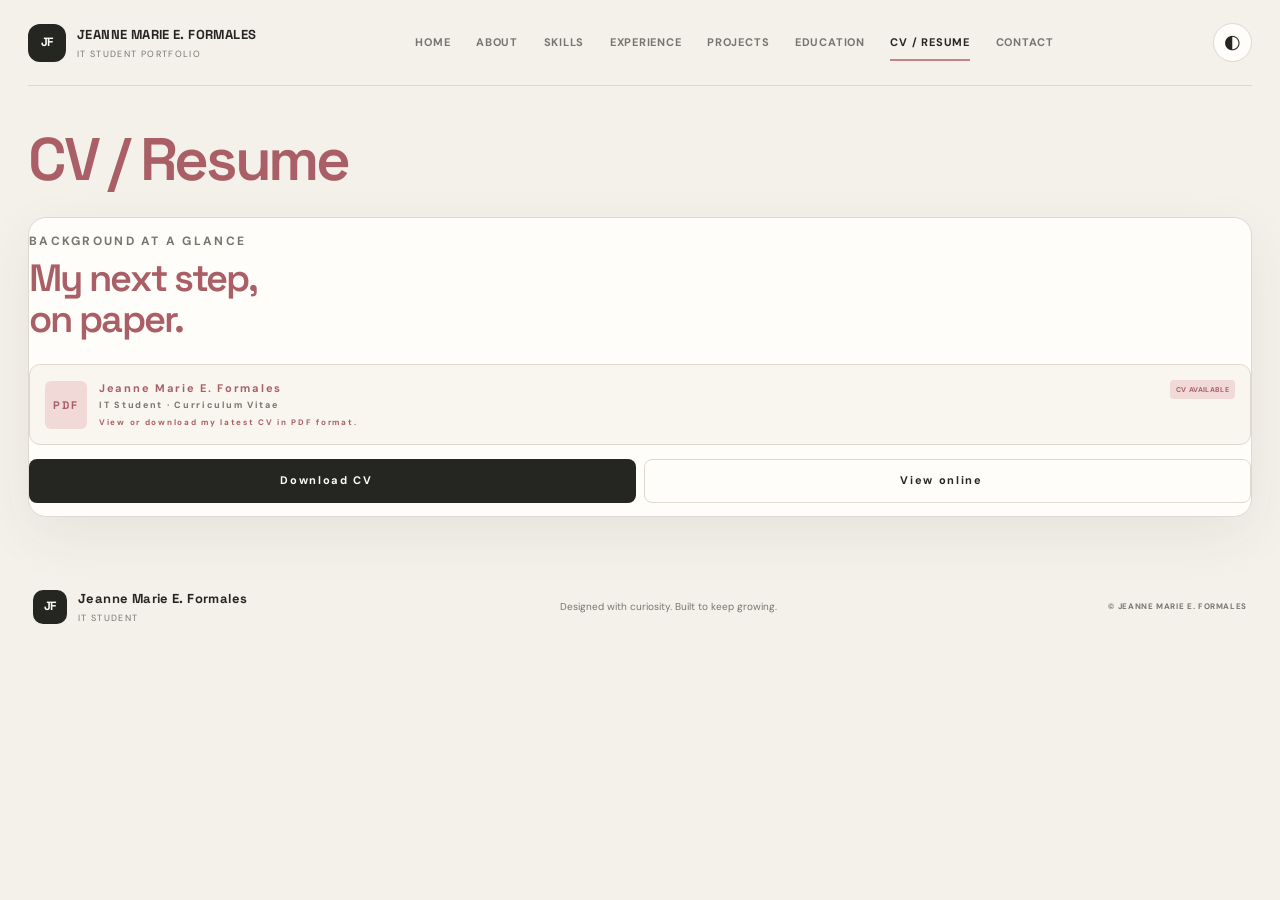
<file: resume.html>
<!DOCTYPE html><html lang="en"><head><meta charset="UTF-8"><meta name="viewport" content="width=device-width, initial-scale=1">
<meta name="description" content="CV / Resume — Jeanne Marie E. Formales, IT student portfolio."><meta name="author" content="Jeanne Marie E. Formales">
<meta property="og:title" content="CV / Resume | Jeanne Marie E. Formales"><meta property="og:description" content="A summary of my profile and a place for my downloadable CV."><title>CV / Resume | Jeanne Marie E. Formales</title><link rel="preconnect" href="https://fonts.googleapis.com"><link rel="preconnect" href="https://fonts.gstatic.com" crossorigin><link href="https://fonts.googleapis.com/css2?family=DM+Sans:wght@400;500;600;700&family=Space+Grotesk:wght@400;500;600;700&display=swap" rel="stylesheet"><link rel="stylesheet" href="styles.css"><script src="script.js" defer></script></head><body><div class="site-shell">
<header class="topbar"><a class="brand" href="index.html"><span class="brand-mark">JF</span><span>JEANNE MARIE E. FORMALES<span class="brand-sub">IT STUDENT PORTFOLIO</span></span></a><button class="menu-toggle" id="menuToggle" aria-label="Toggle navigation" aria-expanded="false">☰</button><nav class="main-nav" id="mainNav" aria-label="Main navigation"><a href="index.html" class="">Home</a><a href="about.html" class="">About</a><a href="skills.html" class="">Skills</a><a href="experience.html" class="">Experience</a><a href="projects.html" class="">Projects</a><a href="education.html" class="">Education</a><a href="resume.html" class="active">CV / Resume</a><a href="contact.html" class="">Contact</a></nav><button class="theme-toggle" id="themeToggle" aria-label="Toggle dark mode">◐</button></header><main>
    
  <div class="page-intro"><span class="eyebrow"><h1>CV / Resume</h1><br><div class="single-panel"><section class="panel resume-panel" id="resume">
          
          <br>
          <div class="section-heading"><p class="eyebrow">BACKGROUND AT A GLANCE</p><h2>My next step,<br><em>on paper.</em></h2></div>
          <div class="resume-card"><div class="resume-icon">PDF</div><div class="resume-copy"><strong>Jeanne Marie E. Formales</strong><span>IT Student · Curriculum Vitae</span><small>View or download my latest CV in PDF format.</small></div><span class="resume-status">CV AVAILABLE</span></div>
          <div class="resume-actions"><a class="button button-primary" href="jeanne-formales-cv.pdf" download="Jeanne-Marie-Formales-CV.pdf" id="downloadCv">Download CV <span></span></a><a class="button button-ghost" href="jeanne-formales-cv.pdf" target="_blank" rel="noopener noreferrer" id="viewCv">View online <span></span></a></div>
        </section></div></main><footer class="footer"><a class="footer-brand" href="index.html"><span class="brand-mark">JF</span><span>Jeanne Marie E. Formales<small>IT STUDENT</small></span></a><p>Designed with curiosity. Built to keep growing.</p><div class="footer-links"><a href="contact.html"></a><span>© <span id="year"></span> JEANNE MARIE E. FORMALES</span></div></footer></div></body></html>
</file>
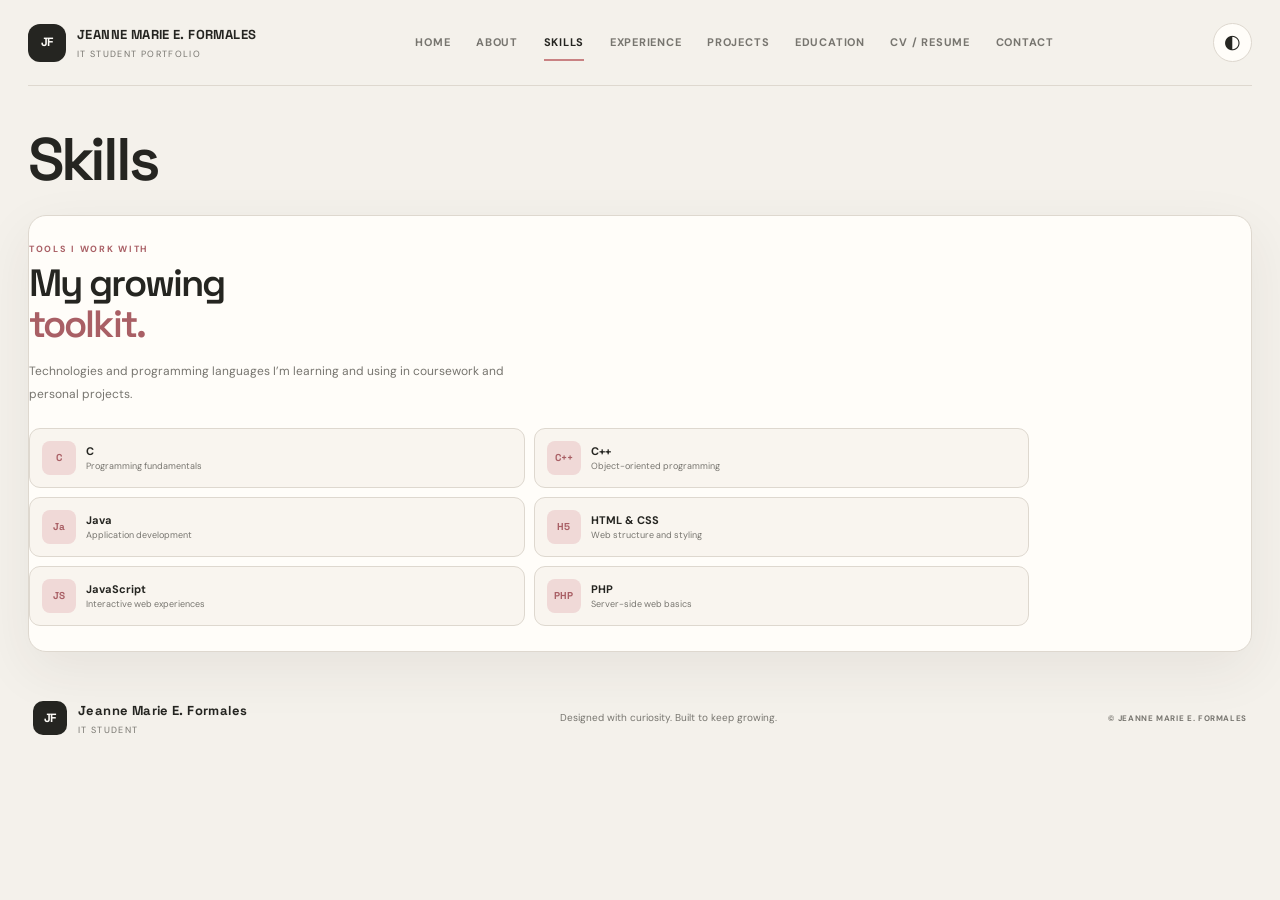
<file: skills.html>
<!DOCTYPE html><html lang="en"><head><meta charset="UTF-8"><meta name="viewport" content="width=device-width, initial-scale=1">
  <meta name="description" content="Skills — Jeanne Marie E. Formales, IT student portfolio.">
  <meta name="author" content="Jeanne Marie E. Formales"><meta property="og:title" content="Skills | Jeanne Marie E. Formales">
  <meta property="og:description" content="Programming languages and web technologies I am learning.">
  <title>Skills | Jeanne Marie E. Formales</title><link rel="preconnect" href="https://fonts.googleapis.com"><link rel="preconnect" href="https://fonts.gstatic.com" crossorigin><link href="https://fonts.googleapis.com/css2?family=DM+Sans:wght@400;500;600;700&family=Space+Grotesk:wght@400;500;600;700&display=swap" rel="stylesheet">
  <link rel="stylesheet" href="styles.css"><script src="script.js" defer></script></head><body><div class="site-shell"><header class="topbar"><a class="brand" href="index.html"><span class="brand-mark">JF</span><span>JEANNE MARIE E. FORMALES<span class="brand-sub">IT STUDENT PORTFOLIO</span></span></a>
    <button class="menu-toggle" id="menuToggle" aria-label="Toggle navigation" aria-expanded="false">☰</button><nav class="main-nav" id="mainNav" aria-label="Main navigation"><a href="index.html" class="">Home</a><a href="about.html" class="">About</a><a href="skills.html" class="active">Skills</a><a href="experience.html" class="">Experience</a><a href="projects.html" class="">Projects</a><a href="education.html" class="">Education</a><a href="resume.html" class="">CV / Resume</a><a href="contact.html" class="">Contact</a></nav>
    <button class="theme-toggle" id="themeToggle" aria-label="Toggle dark mode">◐</button></header><main>

    <div class="page-intro"><h1>Skills</h1></div><div class="single-panel"><section class="panel skills-panel" id="skills">
         
          <br>
          <div class="section-heading"><p class="eyebrow">TOOLS I WORK WITH</p><h2>My growing<br><em>toolkit.</em></h2></div>
          <p class="body-copy">Technologies and programming languages I’m learning and using in coursework and personal projects.</p>
          <div class="skill-list">
            <div class="skill-item"><span class="skill-code">C</span><div><strong>C</strong><small>Programming fundamentals</small></div></span></div>
            <div class="skill-item"><span class="skill-code">C++</span><div><strong>C++</strong><small>Object-oriented programming</small></div></span></div>
            <div class="skill-item"><span class="skill-code">Ja</span><div><strong>Java</strong><small>Application development</small></div></span></div>
            <div class="skill-item"><span class="skill-code">H5</span><div><strong>HTML & CSS</strong><small>Web structure and styling</small></div></span></div>
            <div class="skill-item"><span class="skill-code">JS</span><div><strong>JavaScript</strong><small>Interactive web experiences</small></div></span></div>
            <div class="skill-item"><span class="skill-code">PHP</span><div><strong>PHP</strong><small>Server-side web basics</small></div></span></div>
          </div>
          <br>
          
       </section></div></main><footer class="footer"><a class="footer-brand" href="index.html"><span class="brand-mark">JF</span><span>Jeanne Marie E. Formales<small>IT STUDENT</small></span></a><p>Designed with curiosity. Built to keep growing.</p><div class="footer-links"><a href="contact.html"></a><span>© <span id="year"></span> JEANNE MARIE E. FORMALES</span></div></footer></div></body></html>
</file>
<file: styles.css>
/* Jeanne Marie E. Formales — minimalist portfolio
   Main palette inspired by the hand-drawn wireframe: warm ivory, muted rose, charcoal. */
:root {
  --bg: #f4f1eb;
  --surface: #fffdf9;
  --surface-2: #f9f5ef;
  --ink: #252521;
  --muted: #77756f;
  --line: #ded8cf;
  --rose: #c98283;
  --rose-dark: #a95f65;
  --rose-light: #f0d9d7;
  --green: #758777;
  --shadow: 0 18px 55px rgba(56, 44, 37, .07);
  --radius: 18px;
}
[data-theme="dark"] {
  --bg: #171918; --surface: #202321; --surface-2: #292d2a; --ink: #f4f0e9;
  --muted: #b0b0a8; --line: #3a403b; --rose: #cf9294; --rose-dark: #e5a5a5;
  --rose-light: #493638; --green: #a3b7a4; --shadow: 0 18px 55px rgba(0,0,0,.2);
}
* { box-sizing: border-box; }
html { scroll-behavior: smooth; scroll-padding-top: 100px; }
body { margin: 0; background: var(--bg); color: var(--ink); font-family: "DM Sans", sans-serif; line-height: 1.6; transition: background .25s, color .25s; }
a { color: inherit; text-decoration: none; }
button, input, textarea, select { font: inherit; }
button, a, input, textarea, select { -webkit-tap-highlight-color: transparent; }
:focus-visible { outline: 3px solid var(--rose); outline-offset: 3px; }
.site-shell { width: min(1320px, calc(100% - 56px)); margin: 0 auto; }
.topbar { min-height: 86px; display: flex; align-items: center; justify-content: space-between; gap: 28px; border-bottom: 1px solid var(--line); }
.brand, .footer-brand { display: flex; align-items: center; gap: 11px; font-family: "Space Grotesk", sans-serif; font-size: 13px; font-weight: 700; letter-spacing: .03em; }
.brand-mark { display: grid; place-items: center; width: 38px; height: 38px; border-radius: 12px; background: var(--ink); color: var(--surface); font-size: 12px; letter-spacing: -.04em; }
.brand-sub, .footer-brand small { display: block; color: var(--muted); font: 9px "DM Sans", sans-serif; letter-spacing: .15em; margin-top: 2px; }
.main-nav { display: flex; align-items: center; gap: clamp(12px, 2vw, 28px); }
.main-nav a { position: relative; color: var(--muted); font-size: 11px; font-weight: 700; letter-spacing: .07em; text-transform: uppercase; padding: 32px 0; }
.main-nav a:hover, .main-nav a.active { color: var(--ink); }
.main-nav a.active::after { content: ""; position: absolute; bottom: 22px; left: 0; right: 0; height: 2px; background: var(--rose); }
.theme-toggle, .menu-toggle { border: 1px solid var(--line); background: var(--surface); color: var(--ink); width: 39px; height: 39px; border-radius: 50%; cursor: pointer; font-size: 19px; }
.menu-toggle { display: none; border-radius: 11px; }
.panel { background: var(--surface); border: 1px solid var(--line); border-radius: var(--radius); box-shadow: var(--shadow); overflow: hidden; position: relative; }
.hero-panel { margin-top: 28px; background: var(--surface); }
.panel-kicker { height: 48px; padding: 0 28px; display: flex; align-items: center; gap: 10px; border-bottom: 1px solid var(--line); color: var(--muted); font-size: 9px; font-weight: 700; letter-spacing: .15em; }
.status-dot { width: 7px; height: 7px; border-radius: 50%; background: var(--green); box-shadow: 0 0 0 4px color-mix(in srgb, var(--green) 14%, transparent); }
.kicker-line, .section-rule { flex: 1; height: 1px; background: var(--line); }
.panel-number { color: var(--rose-dark); }
.hero-content { display: grid; grid-template-columns: 1.1fr .9fr; min-height: 435px; padding: 52px clamp(28px, 6vw, 82px) 38px; align-items: center; gap: 36px; }
.eyebrow { margin: 0 0 12px; color: var(--rose-dark); font-size: 9px; font-weight: 700; letter-spacing: .19em; }
.hero-copy h1, h2, h3, p { overflow-wrap: anywhere; }
.hero-copy h1 { margin: 0; font: 600 clamp(43px, 6vw, 76px)/.99 "Space Grotesk", sans-serif; letter-spacing: -.065em; }
.hero-copy h1 span { color: var(--rose-dark); }
.hero-role { margin: 23px 0 12px; font-weight: 700; font-size: 13px; }
.role-divider { color: var(--rose); padding: 0 8px; }
.hero-description, .body-copy { max-width: 480px; color: var(--muted); font-size: 13px; line-height: 1.9; }
.button-row { display: flex; flex-wrap: wrap; gap: 10px; margin-top: 24px; }
.button { display: inline-flex; align-items: center; justify-content: center; gap: 22px; min-height: 44px; padding: 0 17px; border: 1px solid transparent; border-radius: 8px; font-size: 11px; font-weight: 700; cursor: pointer; transition: transform .2s, background .2s, border .2s; }
.button:hover { transform: translateY(-2px); }
.button-primary { background: var(--ink); color: var(--surface); }
.button-primary:hover { background: var(--rose-dark); }
.button-primary span, .button-ghost span { font-size: 16px; }
.button-ghost { border-color: var(--line); background: transparent; color: var(--ink); }
.button-ghost:hover { border-color: var(--rose); }
.social-row { display: flex; align-items: center; gap: 12px; margin-top: 27px; color: var(--muted); font-size: 10px; font-weight: 600; }
.social-row a:hover { color: var(--rose-dark); }
.social-row > span { width: 3px; height: 3px; background: var(--rose); border-radius: 50%; }
.hero-visual { min-height: 300px; position: relative; display: grid; place-items: center; }
.portrait-frame { width: min(100%, 330px); aspect-ratio: 1 / 1; position: relative; padding: 12px; background: var(--rose-light); border-radius: 48% 48% 18px 18px; transform: rotate(2deg); z-index: 1; }
.portrait-placeholder { width: 100%; height: 100%; border: 1px dashed var(--rose-dark); border-radius: inherit; display: flex; flex-direction: column; align-items: center; justify-content: center; gap: 8px; color: var(--rose-dark); background: repeating-linear-gradient(135deg, transparent, transparent 12px, color-mix(in srgb, var(--rose) 6%, transparent) 12px, color-mix(in srgb, var(--rose) 6%, transparent) 13px); transform: rotate(-2deg); }
.portrait-circle { display: grid; place-items: center; width: 88px; height: 88px; border-radius: 50%; background: var(--surface); color: var(--rose-dark); font: 600 28px "Space Grotesk"; box-shadow: 0 8px 20px #0000000b; }
.portrait-placeholder > span { font-size: 9px; font-weight: 700; letter-spacing: .14em; }
.portrait-placeholder small { font-size: 10px; color: var(--muted); }
.photo-corner { position: absolute; width: 30px; height: 30px; border-color: var(--rose-dark); border-style: solid; }
.corner-tl { top: -6px; left: -6px; border-width: 2px 0 0 2px; }.corner-br { bottom: -6px; right: -6px; border-width: 0 2px 2px 0; }
.floating-note { position: absolute; z-index: 2; bottom: 26px; left: -12px; display: flex; gap: 10px; align-items: center; padding: 12px 16px; border: 1px solid var(--line); border-radius: 12px; background: var(--surface); box-shadow: var(--shadow); transform: rotate(-2deg); }
.note-icon { display: grid; place-items: center; width: 32px; height: 32px; border-radius: 9px; background: var(--rose-light); color: var(--rose-dark); font-size: 18px; }
.floating-note strong, .floating-note small { display: block; }.floating-note strong { font-size: 10px; }.floating-note small { color: var(--muted); font-size: 9px; }
.hero-orbit { position: absolute; border: 1px solid var(--line); border-radius: 50%; }.orbit-one { width: 360px; height: 360px; }.orbit-two { width: 410px; height: 410px; border-style: dashed; opacity: .7; }
.hero-bottom { display: flex; justify-content: space-between; gap: 20px; padding: 17px 28px; border-top: 1px solid var(--line); color: var(--muted); font-size: 8px; font-weight: 700; letter-spacing: .12em; }
.hero-bottom b { color: var(--rose-dark); margin-left: 8px; }
.panel-grid { display: grid; grid-template-columns: repeat(12, minmax(0, 1fr)); gap: 18px; margin-top: 18px; align-items: stretch; }
.panel-grid > .panel { padding: 24px; }
.about-panel { grid-column: span 5; }.skills-panel { grid-column: span 7; }.experience-panel { grid-column: span 5; }.projects-panel { grid-column: span 7; }.resume-panel { grid-column: span 5; }.contact-panel { grid-column: span 7; }
.section-top { display: flex; align-items: center; gap: 10px; margin-bottom: 27px; }
.section-index { color: var(--rose-dark); font: 600 10px "Space Grotesk"; }
.section-label { font-size: 9px; font-weight: 700; letter-spacing: .16em; white-space: nowrap; }
.section-symbol { color: var(--rose-dark); font-size: 16px; }
.section-heading { margin-bottom: 15px; }
.section-heading .eyebrow { margin-bottom: 7px; }
.section-heading h2 { margin: 0; font: 600 clamp(25px, 3vw, 38px)/1.08 "Space Grotesk", sans-serif; letter-spacing: -.05em; }
.section-heading h2 em { color: var(--rose-dark); font-style: normal; }
.body-copy { font-size: 12px; margin: 14px 0 20px; }
.about-facts { display: grid; gap: 0; margin-top: 24px; border-top: 1px solid var(--line); }
.about-facts > div { padding: 14px 0; border-bottom: 1px solid var(--line); }
.fact-label { display: block; margin-bottom: 5px; color: var(--rose-dark); font-size: 8px; font-weight: 700; letter-spacing: .15em; }
.about-facts strong, .about-facts small { display: block; }.about-facts strong { font-size: 12px; }.about-facts small { color: var(--muted); font-size: 10px; margin-top: 2px; }
.quote-strip { margin-top: 18px; padding: 14px; border-left: 3px solid var(--rose); background: var(--surface-2); color: var(--muted); font: italic 12px "Space Grotesk"; }
.skill-list { display: grid; grid-template-columns: repeat(2, minmax(0, 1fr)); gap: 9px; margin-top: 22px; }
.skill-item { display: flex; align-items: center; gap: 10px; min-width: 0; padding: 12px; border: 1px solid var(--line); border-radius: 11px; background: var(--surface-2); transition: border .2s, transform .2s; }
.skill-item:hover { border-color: var(--rose); transform: translateY(-2px); }
.skill-code { flex: 0 0 34px; display: grid; place-items: center; width: 34px; height: 34px; border-radius: 8px; background: var(--rose-light); color: var(--rose-dark); font: 700 10px "Space Grotesk"; }
.skill-item strong, .skill-item small { display: block; }.skill-item strong { font-size: 11px; }.skill-item small { color: var(--muted); font-size: 9px; line-height: 1.4; }.skill-arrow { margin-left: auto; color: var(--rose-dark); }
.skill-footer { display: flex; justify-content: space-between; align-items: center; margin-top: 20px; color: var(--muted); font-size: 8px; letter-spacing: .15em; font-weight: 700; }
.tiny-bars { display: flex; gap: 3px; }.tiny-bars i { display: block; width: 17px; height: 4px; background: var(--rose-light); border-radius: 5px; }.tiny-bars i:first-child, .tiny-bars i:nth-child(2), .tiny-bars i:nth-child(3) { background: var(--rose); }
.timeline { border-left: 1px solid var(--line); margin: 26px 0 4px 6px; padding-left: 23px; }
.timeline-item { position: relative; padding: 0 0 26px; }.timeline-item:last-child { padding-bottom: 0; }
.timeline-dot { position: absolute; top: 4px; left: -29px; width: 11px; height: 11px; border: 3px solid var(--surface); border-radius: 50%; background: var(--rose); box-shadow: 0 0 0 1px var(--rose); }
.timeline-date { color: var(--rose-dark); font-size: 8px; font-weight: 700; letter-spacing: .15em; }
.timeline-item h3 { margin: 6px 0 2px; font: 600 17px/1.3 "Space Grotesk"; letter-spacing: -.03em; }.timeline-org { margin: 0 0 10px !important; color: var(--ink) !important; font-weight: 700; }
.timeline-item p { margin: 8px 0; color: var(--muted); font-size: 11px; line-height: 1.8; }
.tag-row { display: flex; flex-wrap: wrap; gap: 6px; margin-top: 13px; }.tag-row span { padding: 5px 8px; border: 1px solid var(--line); border-radius: 5px; color: var(--muted); font-size: 8px; font-weight: 700; }
.muted-timeline { opacity: .75; }.edit-hint { color: var(--rose-dark); font-size: 8px; letter-spacing: .13em; font-weight: 700; }
.projects-heading { display: flex; justify-content: space-between; align-items: end; gap: 12px; }.project-count { display: flex; flex-direction: column; align-items: end; padding-bottom: 5px; color: var(--muted); }.project-count strong { color: var(--rose-dark); font: 600 28px "Space Grotesk"; line-height: 1; }.project-count small { font-size: 8px; letter-spacing: .13em; }
.project-tools { display: flex; gap: 8px; margin: 22px 0 14px; }.search-box { display: flex; flex: 1; min-width: 0; align-items: center; gap: 8px; padding: 0 11px; border: 1px solid var(--line); border-radius: 8px; color: var(--muted); }.search-box > span { font-size: 20px; }.search-box input { width: 100%; min-width: 0; border: 0; outline: none; background: transparent; color: var(--ink); padding: 11px 0; font-size: 10px; }.project-tools select { max-width: 145px; border: 1px solid var(--line); border-radius: 8px; background: var(--surface); color: var(--muted); padding: 0 9px; font-size: 10px; }
.project-list { display: grid; gap: 12px; }.project-card { display: grid; grid-template-columns: minmax(115px, .8fr) minmax(0, 1.2fr); border: 1px solid var(--line); border-radius: 12px; overflow: hidden; background: var(--surface); transition: border .2s, transform .2s; }.project-card:hover { border-color: var(--rose); transform: translateY(-2px); }
.project-art { position: relative; min-height: 190px; overflow: hidden; display: grid; place-items: center; background: var(--rose-light); }.art-label { position: absolute; top: 12px; left: 12px; z-index: 2; font-size: 7px; font-weight: 700; letter-spacing: .12em; color: var(--rose-dark); }.art-corner { position: absolute; bottom: 10px; right: 12px; display: grid; place-items: center; width: 27px; height: 27px; border: 1px solid color-mix(in srgb, var(--rose-dark) 40%, transparent); border-radius: 50%; color: var(--rose-dark); }
.art-payroll { background: #e9e6dc; }.mini-window { width: 76%; padding: 9px; border: 1px solid #c3bdb2; border-radius: 6px; background: #f8f5ee; transform: rotate(-4deg); box-shadow: 8px 12px 0 #b8aaa05c; }.mini-window-top { display: flex; gap: 4px; padding-bottom: 8px; border-bottom: 1px solid #e0d8cf; }.mini-window-top i, .browser-dots i { width: 5px; height: 5px; background: #c98283; border-radius: 50%; }.mini-profile { width: 25px; height: 25px; margin: 9px 0; border-radius: 50%; background: #d5a4a0; }.mini-lines i { display: block; width: 75%; height: 4px; margin: 6px 0; border-radius: 5px; background: #d5d0c7; }.mini-lines i:nth-child(2) { width: 48%; }.mini-chart { height: 24px; margin-top: 10px; border-radius: 3px; background: repeating-linear-gradient(90deg, #d3a4a1 0 8px, transparent 8px 13px); }
.art-health { background: #e1e8df; }.qr-graphic { width: 105px; height: 105px; display: grid; place-items: center; position: relative; background: #f8faf4; border: 7px solid #f8faf4; box-shadow: 0 0 0 1px #aab8a6; transform: rotate(6deg); }.qr-grid { position: absolute; inset: 0; opacity: .75; background: repeating-conic-gradient(#596b5a 0% 25%, transparent 0% 50%) 50% / 12px 12px; }.qr-graphic span { z-index: 1; padding: 3px 5px; background: #f8faf4; color: #596b5a; font: 700 11px/1.1 "Space Grotesk"; text-align: center; }.health-cross { position: absolute; right: 20%; bottom: 19%; display: grid; place-items: center; width: 30px; height: 30px; border-radius: 50%; background: #758777; color: white; font-size: 22px; }
.art-portfolio { background: #e7d7d2; }.portfolio-browser { width: 78%; min-height: 120px; border-radius: 6px; background: #fffaf4; box-shadow: 8px 9px 0 #a95f652b; transform: rotate(-3deg); }.browser-dots { display: flex; gap: 4px; padding: 8px; border-bottom: 1px solid #e8ded7; }.browser-content { position: relative; padding: 12px; color: #35332f; }.browser-content > span { display: block; font-size: 6px; letter-spacing: .1em; }.browser-content b { display: block; margin-top: 4px; font: 700 17px/1 "Space Grotesk"; }.browser-content > i { display: block; width: 45%; height: 3px; margin-top: 5px; background: #d9d2c8; }.browser-image { position: absolute; width: 34px; height: 49px; right: 11px; bottom: 9px; border-radius: 20px 20px 4px 4px; background: #d5a4a0; }
.project-info { min-width: 0; padding: 14px; }.project-meta { display: flex; flex-wrap: wrap; justify-content: space-between; gap: 5px; color: var(--rose-dark); font-size: 7px; font-weight: 700; letter-spacing: .09em; }.project-info h3 { margin: 9px 0 7px; font: 600 16px/1.2 "Space Grotesk"; letter-spacing: -.03em; }.project-info p { margin: 0; color: var(--muted); font-size: 10px; line-height: 1.75; }.project-info .tag-row { margin-top: 10px; }.project-info .tag-row span { padding: 4px 6px; font-size: 7px; }.text-link { margin-top: 12px; padding: 0; border: 0; background: transparent; color: var(--ink); font-size: 9px; font-weight: 700; cursor: pointer; }.text-link span { color: var(--rose-dark); margin-left: 5px; font-size: 14px; }.text-link:hover { color: var(--rose-dark); }
.no-results { padding: 20px; color: var(--muted); font-size: 12px; text-align: center; }.project-upload { display: flex; align-items: center; gap: 12px; margin-top: 14px; padding: 14px; border: 1px dashed var(--rose); border-radius: 10px; background: var(--surface-2); }.upload-icon { display: grid; flex: 0 0 32px; place-items: center; width: 32px; height: 32px; border-radius: 8px; background: var(--rose-light); color: var(--rose-dark); font-size: 19px; }.project-upload strong { display: block; font-size: 10px; }.project-upload p { margin: 2px 0 0; color: var(--muted); font-size: 9px; line-height: 1.5; }.upload-link { margin-left: auto; white-space: nowrap; color: var(--rose-dark); font-size: 9px; font-weight: 700; }
.resume-card { display: flex; align-items: center; gap: 12px; margin-top: 24px; padding: 15px; border: 1px solid var(--line); border-radius: 11px; background: var(--surface-2); }.resume-icon { display: grid; place-items: center; flex: 0 0 42px; height: 48px; border-radius: 6px; background: var(--rose-light); color: var(--rose-dark); font: 700 11px "Space Grotesk"; }.resume-copy { min-width: 0; flex: 1; }.resume-copy strong, .resume-copy span, .resume-copy small { display: block; }.resume-copy strong { font-size: 11px; }.resume-copy span { color: var(--muted); font-size: 9px; }.resume-copy small { margin-top: 4px; color: var(--rose-dark); font-size: 8px; }.resume-status { align-self: start; padding: 4px 6px; border-radius: 4px; background: var(--rose-light); color: var(--rose-dark); font-size: 7px; font-weight: 700; letter-spacing: .05em; white-space: nowrap; }.resume-actions { display: flex; flex-wrap: wrap; gap: 8px; margin-top: 14px; }.resume-actions .button { flex: 1; gap: 12px; min-width: 125px; }.disabled-link { opacity: .48; cursor: not-allowed; pointer-events: none; }.small-note { margin: 13px 0 20px; color: var(--muted); font-size: 9px; line-height: 1.7; }.small-note code { color: var(--rose-dark); }.education-block { display: flex; gap: 12px; padding-top: 17px; border-top: 1px solid var(--line); }.education-icon { display: grid; place-items: center; flex: 0 0 34px; height: 34px; border-radius: 9px; background: var(--rose-light); color: var(--rose-dark); }.education-block strong, .education-block small { display: block; }.education-block strong { font-size: 11px; line-height: 1.5; }.education-block small { margin-top: 3px; color: var(--muted); font-size: 9px; }
.contact-links { display: grid; gap: 8px; margin: 21px 0; }.contact-links > a { display: flex; align-items: center; gap: 11px; padding: 11px; border: 1px solid var(--line); border-radius: 9px; transition: border .2s; }.contact-links > a:hover { border-color: var(--rose); }.contact-icon { display: grid; place-items: center; width: 33px; height: 33px; flex: 0 0 33px; border-radius: 8px; background: var(--rose-light); color: var(--rose-dark); font-size: 15px; }.contact-links small, .contact-links strong { display: block; }.contact-links small { color: var(--rose-dark); font-size: 7px; letter-spacing: .14em; font-weight: 700; }.contact-links strong { font-size: 10px; overflow-wrap: anywhere; }.external-arrow { margin-left: auto; color: var(--rose-dark); }
.contact-form { padding: 17px; border-radius: 12px; background: var(--surface-2); border: 1px solid var(--line); }.form-heading { display: flex; justify-content: space-between; align-items: baseline; gap: 10px; margin-bottom: 14px; }.form-heading strong { font: 600 17px "Space Grotesk"; }.form-heading span { color: var(--muted); font-size: 7px; letter-spacing: .08em; }.contact-form label { display: block; margin-bottom: 10px; color: var(--muted); font-size: 9px; font-weight: 700; }.contact-form input, .contact-form textarea { display: block; width: 100%; margin-top: 5px; padding: 10px 11px; border: 1px solid var(--line); border-radius: 7px; background: var(--surface); color: var(--ink); outline: none; font-size: 10px; resize: vertical; }.contact-form input:focus, .contact-form textarea:focus { border-color: var(--rose); }.form-row { display: grid; grid-template-columns: 1fr 1fr; gap: 10px; }.submit-button { width: 100%; }.form-feedback { margin: 10px 0 0; color: var(--muted); font-size: 9px; line-height: 1.6; }
.footer { display: flex; align-items: center; justify-content: space-between; flex-wrap: wrap; gap: 20px; padding: 30px 5px 35px; color: var(--muted); }.footer-brand { color: var(--ink); }.footer-brand .brand-mark { width: 34px; height: 34px; border-radius: 10px; }.footer p { font-size: 10px; }.footer-links { display: flex; gap: 18px; font-size: 8px; font-weight: 700; letter-spacing: .08em; }.footer-links a { color: var(--rose-dark); }
.project-dialog { width: min(520px, calc(100% - 32px)); padding: 30px; border: 1px solid var(--line); border-radius: 18px; background: var(--surface); color: var(--ink); box-shadow: 0 24px 100px #0003; }.project-dialog::backdrop { background: #1e1c1acc; backdrop-filter: blur(4px); }.dialog-close { position: absolute; top: 13px; right: 15px; width: 32px; height: 32px; border: 1px solid var(--line); border-radius: 50%; background: transparent; color: var(--ink); font-size: 22px; cursor: pointer; }.project-dialog h2 { margin: 0 0 12px; font: 600 29px/1.1 "Space Grotesk"; letter-spacing: -.04em; }.project-dialog > p:not(.eyebrow) { color: var(--muted); font-size: 13px; line-height: 1.8; }.dialog-tech { padding: 10px 12px; border-radius: 8px; background: var(--surface-2); color: var(--rose-dark); font-size: 11px; font-weight: 700; }.project-dialog .dialog-note { padding-top: 13px; border-top: 1px solid var(--line); font-size: 10px !important; }
@media (max-width: 980px) {
  .site-shell { width: min(100% - 32px, 800px); }
  .topbar { gap: 12px; }.main-nav { gap: 13px; }.main-nav a { font-size: 9px; }
  .hero-content { padding: 40px 35px; }.hero-copy h1 { font-size: clamp(43px, 7vw, 64px); }
  .panel-grid > .panel { padding: 21px; }.about-panel, .experience-panel, .resume-panel { grid-column: span 6; }.skills-panel, .projects-panel, .contact-panel { grid-column: span 6; }
  .project-card { grid-template-columns: 1fr; }.project-art { min-height: 155px; }.project-info { padding: 13px; }
}
@media (max-width: 680px) {
  .site-shell { width: calc(100% - 24px); }.topbar { min-height: 72px; position: relative; }.brand { font-size: 11px; }.brand-mark { width: 34px; height: 34px; }.menu-toggle { display: block; margin-left: auto; }.theme-toggle { width: 36px; height: 36px; }
  .main-nav { display: none; position: absolute; z-index: 10; top: 62px; left: 0; right: 0; padding: 12px; border: 1px solid var(--line); border-radius: 12px; background: var(--surface); box-shadow: var(--shadow); flex-direction: column; align-items: stretch; gap: 0; }.main-nav.open { display: flex; }.main-nav a { padding: 12px; font-size: 10px; }.main-nav a.active::after { top: 10px; bottom: 10px; left: 0; right: auto; width: 2px; height: auto; }
  .hero-panel { margin-top: 14px; }.panel-kicker { padding: 0 15px; font-size: 7px; letter-spacing: .1em; }.hero-content { grid-template-columns: 1fr; padding: 34px 23px 28px; gap: 18px; }.hero-copy h1 { font-size: clamp(47px, 13vw, 70px); }.hero-description { font-size: 12px; }.hero-visual { min-height: 260px; }.portrait-frame { width: min(72%, 280px); }.orbit-one { width: 280px; height: 280px; }.orbit-two { width: 320px; height: 320px; }.floating-note { left: 0; bottom: 14px; }.hero-bottom { padding: 13px 15px; flex-wrap: wrap; font-size: 7px; }.hero-bottom span:last-child { display: none; }
  .panel-grid { grid-template-columns: 1fr; gap: 12px; margin-top: 12px; }.panel-grid > .panel { grid-column: 1; padding: 20px; }.section-top { margin-bottom: 22px; }.section-heading h2 { font-size: 34px; }.skill-list { gap: 8px; }.skill-item { padding: 9px; gap: 8px; }.skill-code { flex-basis: 30px; width: 30px; height: 30px; }.skill-item small { font-size: 8px; }
  .project-card { grid-template-columns: minmax(100px, .8fr) minmax(0, 1.2fr); }.project-art { min-height: 205px; }.project-info h3 { font-size: 14px; }.project-info p { font-size: 9px; }.project-tools { flex-direction: column; }.project-tools select { max-width: none; min-height: 38px; }.project-upload { align-items: flex-start; flex-wrap: wrap; }.upload-link { margin-left: 44px; }.form-row { grid-template-columns: 1fr; gap: 0; }.form-heading { align-items: flex-start; flex-direction: column; gap: 3px; }.footer { align-items: flex-start; flex-direction: column; gap: 12px; }.footer-links { width: 100%; justify-content: space-between; }.footer p { margin: 0; }
}
@media (max-width: 420px) {
  .project-card { grid-template-columns: 1fr; }.project-art { min-height: 160px; }.hero-bottom span:nth-child(2) { margin-left: auto; }.resume-status { display: none; }.contact-links strong { font-size: 9px; }
}
@media (prefers-reduced-motion: reduce) { *, *::before, *::after { scroll-behavior: auto !important; transition: none !important; animation: none !important; } }

/* Multi-page layout: each portfolio section occupies its own dedicated page. */
.page-intro{padding:42px 0 24px}.page-intro h1{margin:0;font:600 clamp(38px,5vw,60px)/1.05 "Space Grotesk",sans-serif;letter-spacing:-.055em}.page-intro p{max-width:650px;color:var(--muted);font-size:12px}.single-panel{display:grid;grid-template-columns:minmax(0,1fr);margin-bottom:18px}.single-panel>.panel{grid-column:1/-1!important;min-height:300px}.single-panel>.panel-grid{display:block}.single-panel .projects-panel{grid-column:1/-1}.single-panel .project-card{grid-template-columns:minmax(160px,.65fr) minmax(0,1.35fr)}.single-panel .project-art{min-height:190px}.single-panel .project-list{display:grid;gap:14px}.single-panel .contact-panel{grid-column:1/-1}.single-panel .education-panel{grid-column:1/-1}.single-panel .about-facts{max-width:850px}.single-panel .skill-list{max-width:1000px}.single-panel .experience-panel{max-width:none}.single-panel .resume-panel{max-width:none}.single-panel .contact-panel{display:grid;grid-template-columns:1fr 1fr;column-gap:28px}.single-panel .contact-panel>.section-top,.single-panel .contact-panel>.section-heading,.single-panel .contact-panel>.body-copy{grid-column:1/-1}.single-panel .contact-form{grid-column:2;grid-row:3 / span 3}.single-panel .contact-links{grid-column:1;grid-row:4}.single-panel .contact-panel .section-heading{grid-column:1/-1}.single-panel .projects-panel .project-list{grid-template-columns:repeat(2,minmax(0,1fr))}.single-panel .projects-panel .project-card{grid-template-columns:1fr}.single-panel .projects-panel .project-art{min-height:170px}
@media(max-width:760px){.page-intro{padding:30px 0 18px}.single-panel .project-list,.single-panel .projects-panel .project-list{grid-template-columns:1fr}.single-panel .project-card{grid-template-columns:1fr}.single-panel .contact-panel{display:block}.single-panel .contact-form{margin-top:18px}.single-panel .project-art{min-height:170px}}
</file>
